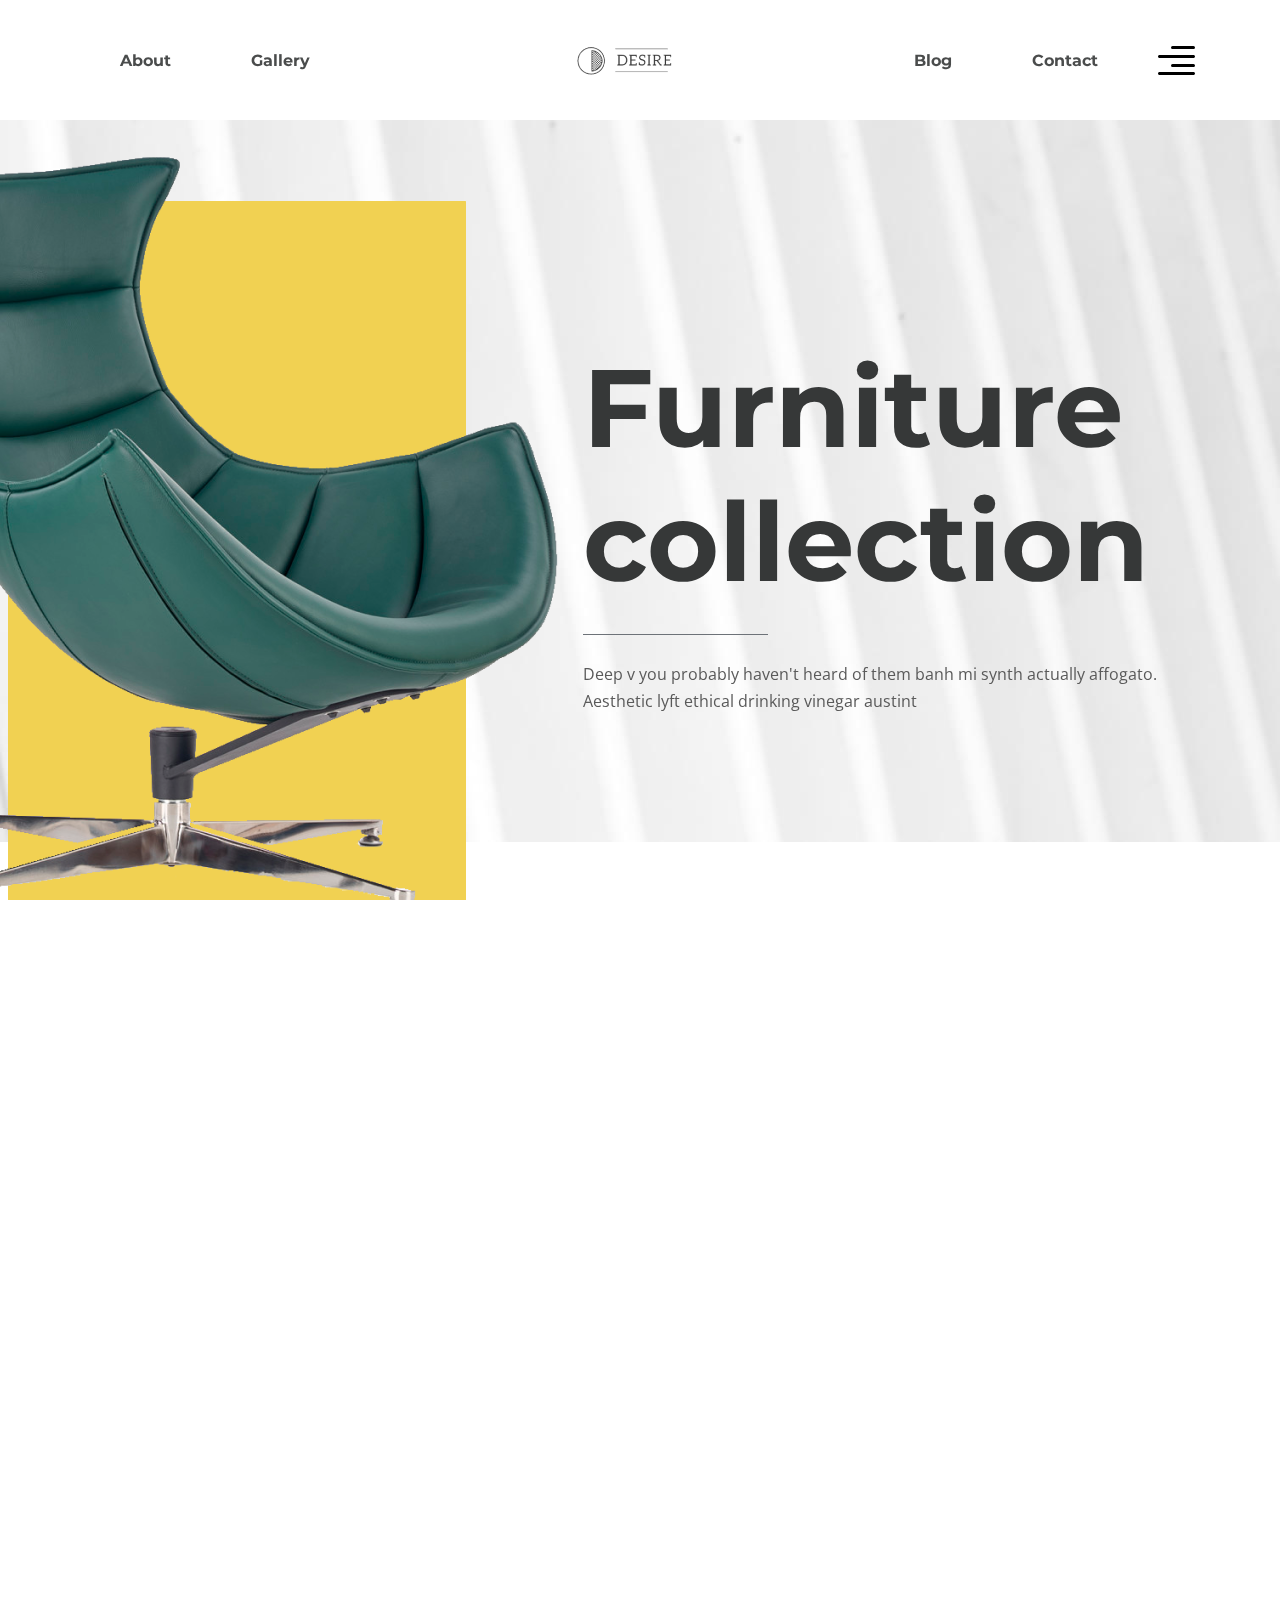
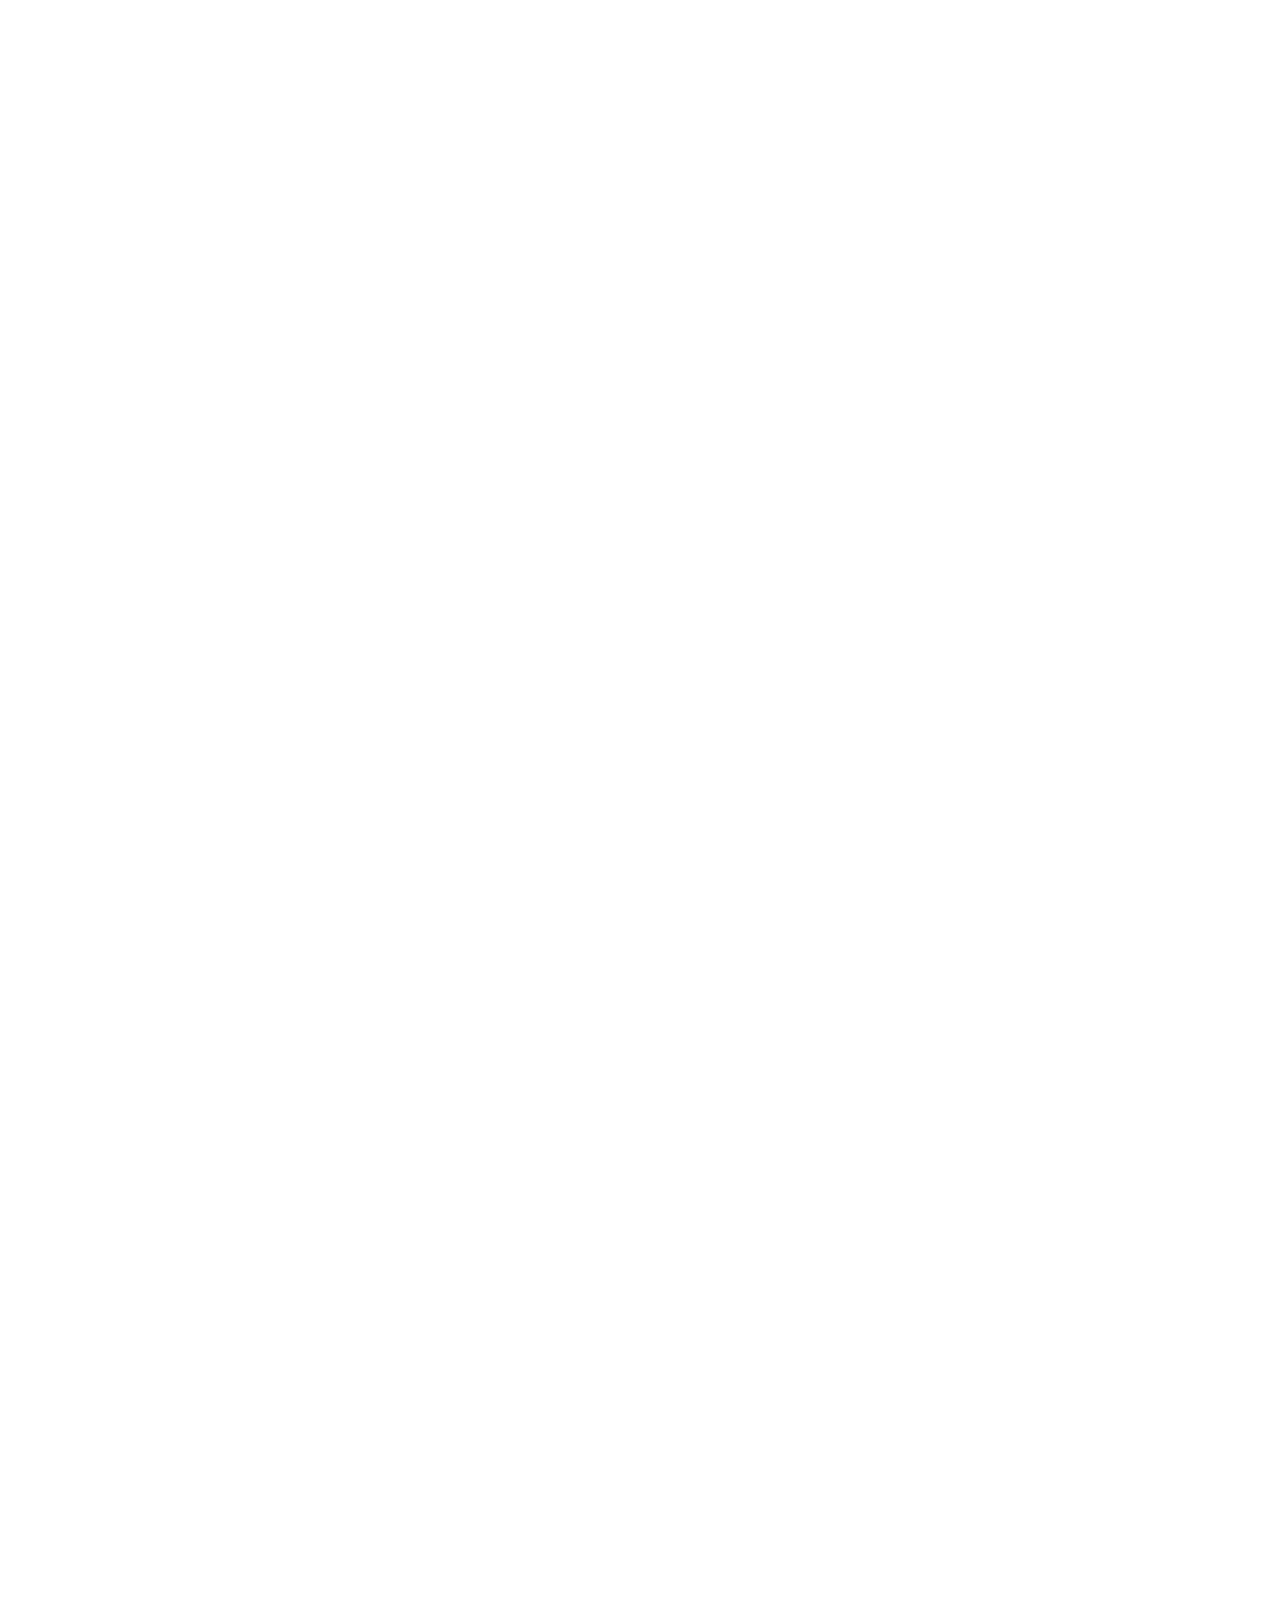
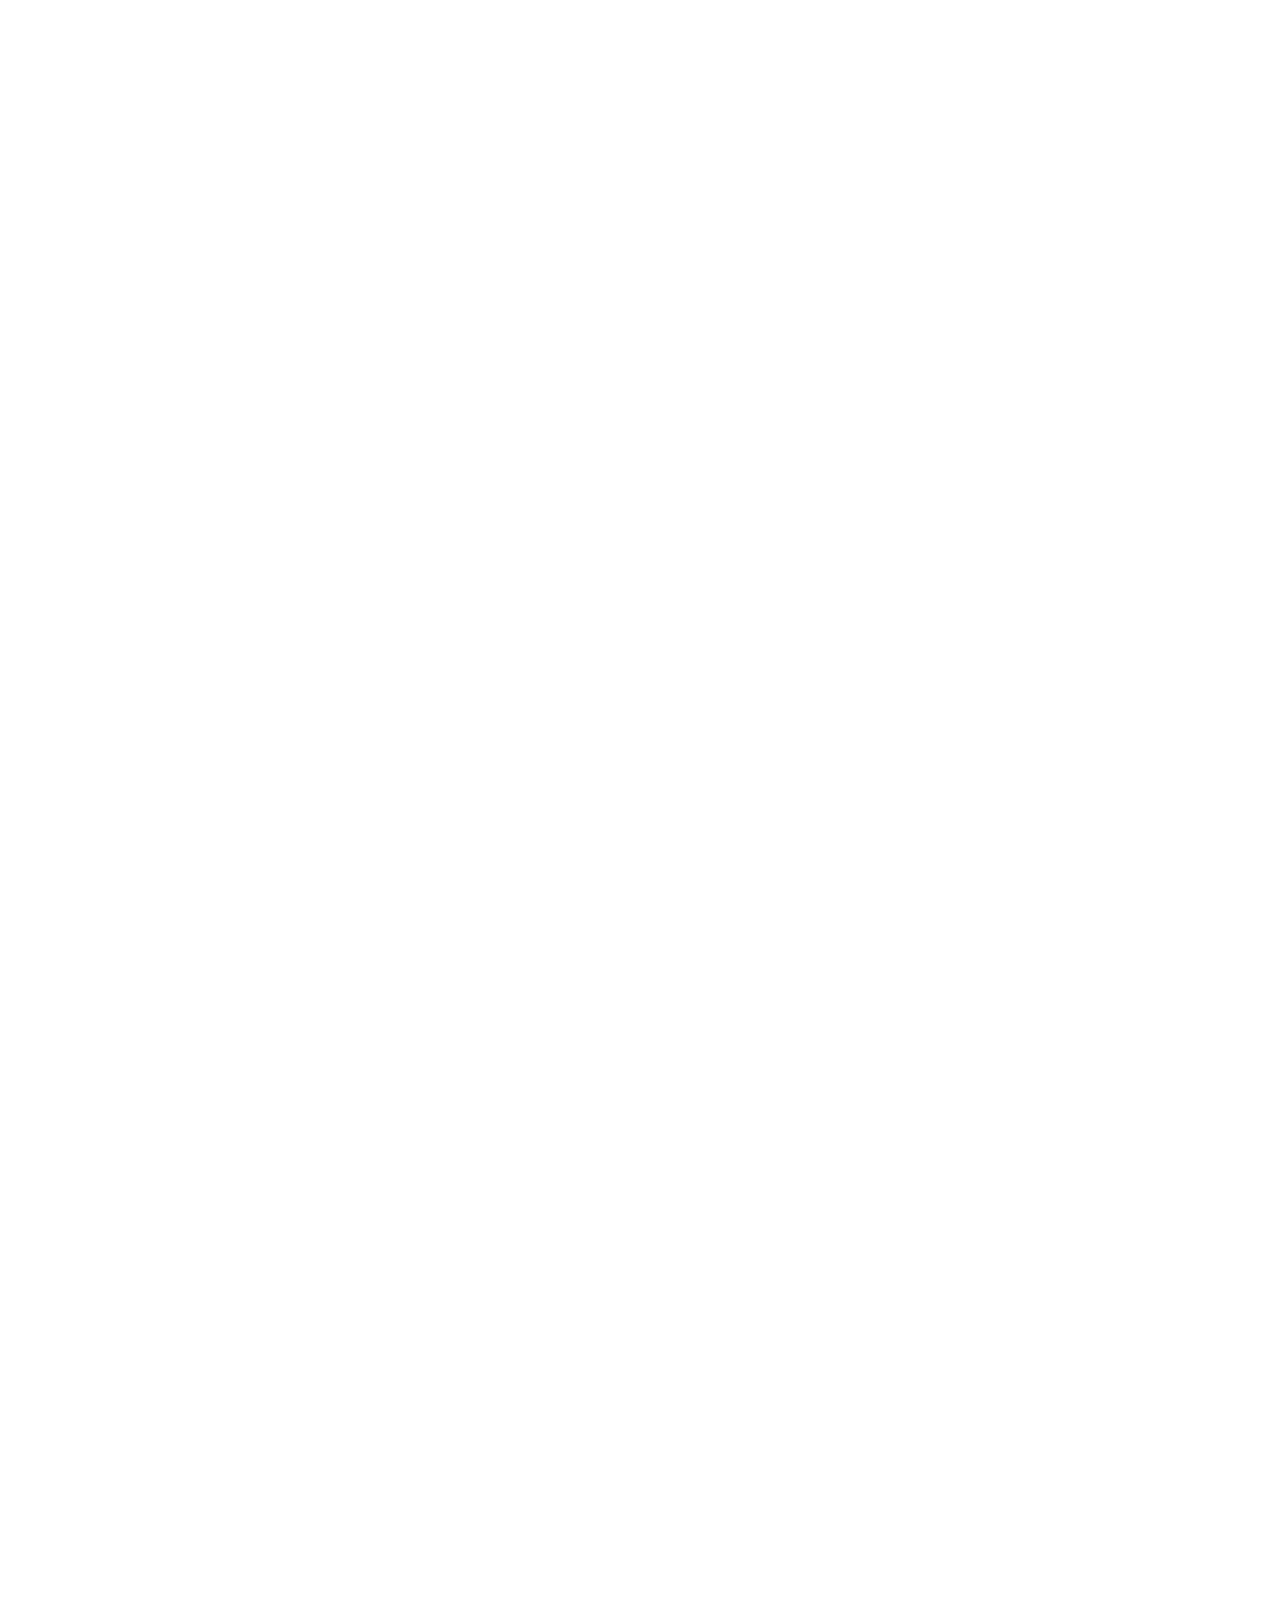
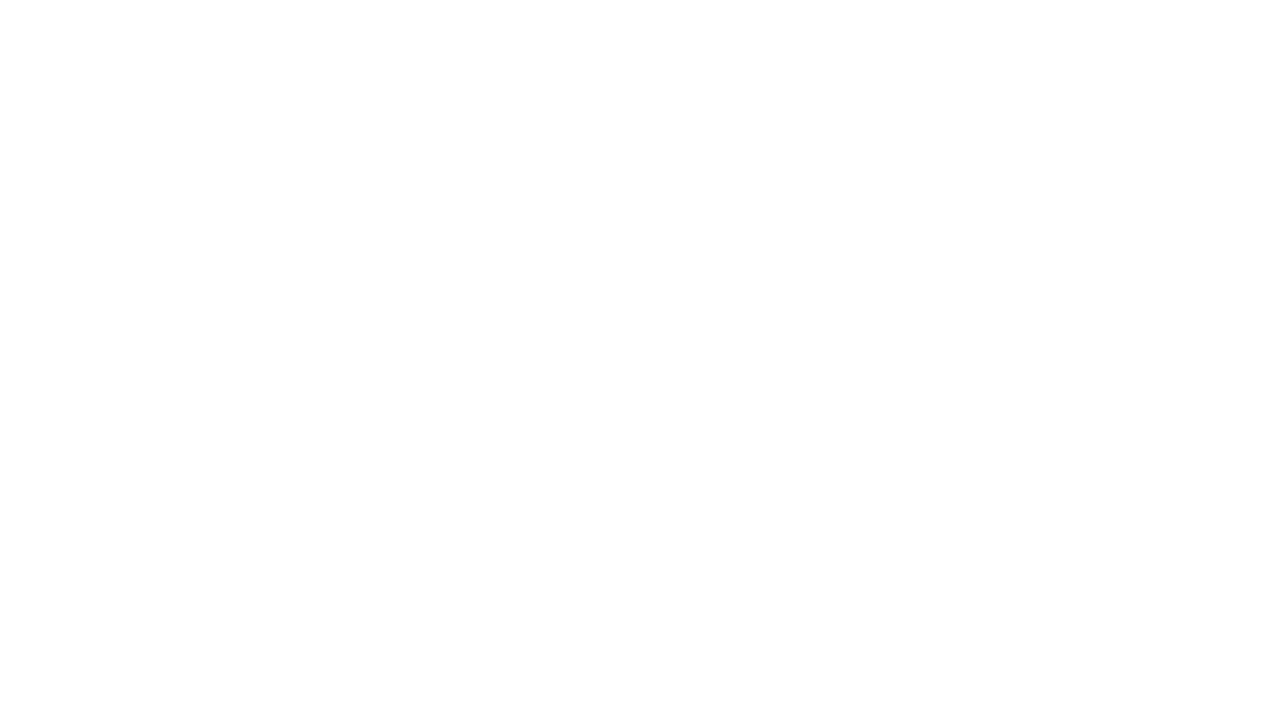
<file: index.html>
<!DOCTYPE html><html lang="en"><head><meta charset="UTF-8"><meta name="viewport" content="width=device-width,initial-scale=1"><title>Document</title><link rel="preconnect" href="https://fonts.googleapis.com"><link rel="preconnect" href="https://fonts.gstatic.com" crossorigin><link href="https://fonts.googleapis.com/css2?family=Montserrat:wght@700&family=Open+Sans:ital,wght@0,400;0,600;1,300&display=swap" rel="stylesheet"><link rel="stylesheet" href="css/main.min.css"></head><body><div class="wrapper"><header class="header"><div class="container"><div class="header__inner"><nav class="menu"><ul class="menu__list"><li class="menu__list-item"><a class="menu__list-link" href="about.html">About</a></li><li class="menu__list-item"><a class="menu__list-link" href="gallery.html">Gallery</a></li></ul></nav><a class="logo" href="#"><img src="img/logo.png" alt=""></a><nav class="menu"><ul class="menu__list"><li class="menu__list-item"><a class="menu__list-link" href="blog.html">Blog</a></li><li class="menu__list-item"><a class="menu__list-link" href="contact.html">Contact</a></li></ul></nav><button class="header__btn-menu"><img src="img/header-btn-menu.svg" alt="icon menu"></button> <button class="header__btn"><img src="img/icon_menu.svg" alt="icon menu"></button><div class="rightside-menu rightside-menu--close"><button class="rightside-menu__close"><img src="img/Path.svg" alt="path"></button><div class="rightside-menu__content"><a class="rightside-menu__logo" href="#"><img src="img/logo-big.png" alt="logo-big"></a><h4 class="rightside-menu__title">Furniture for life</h4><p class="rightside-menu__text">Sustainable hot chicken skateboard, dreamcatcher meggings actually squid. Slow-carb everyday carry +1 art party microdosing, put a bird on it brooklyn</p><img class="righside-menu__images" src="img/close.jpg" alt="armchair"></div></div></div></div></header><main class="main"><section class="top"><div class="top__inner"><div class="top__slider"><div class="top__slider-item"><img class="top__slider-img" src="img/content/slider-img.png" alt="slider-img"><div class="top__slider-info"><h2 class="top__slider-title">Furniture collection</h2><p class="top__slider-text">Deep v you probably haven't heard of them banh mi synth actually affogato. Aesthetic lyft ethical drinking vinegar austint</p></div></div><div class="top__slider-item"><img class="top__slider-img" src="img/content/slider-img.png" alt="slider-img"><div class="top__slider-info"><h2 class="top__slider-title">Aesthetic drinking</h2><p class="top__slider-text">Deep v you probably haven't heard of them banh mi synth actually affogato. Aesthetic lyft ethical drinking vinegar austint</p></div></div><div class="top__slider-item"><img class="top__slider-img" src="img/content/slider-img.png" alt="slider-img"><div class="top__slider-info"><h2 class="top__slider-title">Office furniture</h2><p class="top__slider-text">Deep v you probably haven't heard of them banh mi synth actually affogato. Aesthetic lyft ethical drinking vinegar austint</p></div></div></div></div></section><section class="new-collection"><div class="container-fluid"><h3 class="new-collection__title">Furniture new collection</h3><p class="new-collection__text">Deep v you probably haven't heard of them banh mi synth actually affogato. Aesthetic lyft ethical drinking vinegar austint</p><div class="collection"><a class="collection__item" href="#"><img class="collection__images" src="img/content/collection1.png" alt="collection-img"><div class="collection__info"><h6 class="collection__info-title">Truffaut literally trust</h6><p class="collection__info-text">Hall furntiture | Sofa</p></div></a><a class="collection__item" href="#"><img class="collection__images" src="img/content/collection2.png" alt="collection-img"><div class="collection__info"><h6 class="collection__info-title">Truffaut literally trust</h6><p class="collection__info-text">Living room furntiture | Chair</p></div></a><a class="collection__item" href="#"><img class="collection__images" src="img/content/collection3.png" alt="collection-img"><div class="collection__info"><h6 class="collection__info-title">Truffaut literally trust</h6><p class="collection__info-text">Guest room furntiture | Chair</p></div></a><a class="collection__item" href="#"><img class="collection__images" src="img/content/collection4.png" alt="collection-img"><div class="collection__info"><h6 class="collection__info-title">Truffaut literally trust</h6><p class="collection__info-text">Dining room furntiture | Platen</p></div></a><a class="collection__item" href="#"><img class="collection__images" src="img/content/collection5.png" alt="collection-img"><div class="collection__info"><h6 class="collection__info-title">Truffaut literally trust</h6><p class="collection__info-text">Living room furntiture | Couch</p></div></a></div></div></section><section class="decor"><div class="container"><h2 class="decor__title">Aesthetic ethical drinking</h2><p class="decor__text">Deep v you probably haven't heard of them banh mi synth actually affogato. Artlyft ethical the one drinking vinegar austint</p></div></section><section class="works-path"><div class="container"><h3 class="works-path__title">How it works</h3><div class="works-path__items"><div class="works-path__items-box"><div class="works-path__item works-path__item--consultation"><img class="works-path__item-img" src="img/graphic-tool.svg" alt="icon"><h6 class="works-path__item-title">Designer Consultation</h6><p class="works-path__item-text">Kinfolk scenester authentic craft beer truffaut irony intelligentsia YOLO lomo bushwick coloring</p></div><div class="works-path__item works-path__item--production"><img class="works-path__item-img" src="img/sofa.svg" alt="icon"><h6 class="works-path__item-title">Production</h6><p class="works-path__item-text">Everyday carry actually neutra authentic kogi shabby chic emiotics man bun venmo</p></div></div><div class="works-path__item works-path__item--measuring"><img class="works-path__item-img" src="img/measuring-tape.svg" alt="icon"><h6 class="works-path__item-title">Measurements</h6><p class="works-path__item-text">Intelligentsia YOLO lomo bushwick coloring book. Semiotics man bun venmo</p></div></div></div></section><div class="gallery"><div class="container-fluid"><div class="gallery__buttons"><button class="gallery__btn" data-filter=".bedroom">Bedroom furniture</button> <button class="gallery__btn" data-filter=".living">Living room furniture</button> <button class="gallery__btn" data-filter=".office">Office furniture</button> <button class="gallery__btn" data-filter=".dining">Dining room futniture</button> <button class="gallery__btn" data-filter=".chair">Chair</button></div><div class="gallery__inner"><div class="gallery__items mix bedroom"><a class="gallery__item" href="#"><img class="gallery__img" src="img/gallery/1.jpg" alt="images"> </a><a class="gallery__item" href="#"><img class="gallery__img" src="img/gallery/2.jpg" alt="images"> </a><a class="gallery__item" href="#"><img class="gallery__img" src="img/gallery/3.jpg" alt="images"> </a><a class="gallery__item" href="#"><img class="gallery__img" src="img/gallery/4.jpg" alt="images"> </a><a class="gallery__item" href="#"><img class="gallery__img" src="img/gallery/5.jpg" alt="images"></a></div><div class="gallery__items mix living"><a class="gallery__item" href="#"><img class="gallery__img" src="img/gallery/1.jpg" alt="images"> </a><a class="gallery__item" href="#"><img class="gallery__img" src="img/gallery/3.jpg" alt="images"> </a><a class="gallery__item" href="#"><img class="gallery__img" src="img/gallery/4.jpg" alt="images"> </a><a class="gallery__item" href="#"><img class="gallery__img" src="img/gallery/5.jpg" alt="images"> </a><a class="gallery__item" href="#"><img class="gallery__img" src="img/gallery/2.jpg" alt="images"></a></div><div class="gallery__items mix office"><a class="gallery__item" href="#"><img class="gallery__img" src="img/gallery/1.jpg" alt="images"> </a><a class="gallery__item" href="#"><img class="gallery__img" src="img/gallery/4.jpg" alt="images"> </a><a class="gallery__item" href="#"><img class="gallery__img" src="img/gallery/5.jpg" alt="images"> </a><a class="gallery__item" href="#"><img class="gallery__img" src="img/gallery/2.jpg" alt="images"> </a><a class="gallery__item" href="#"><img class="gallery__img" src="img/gallery/3.jpg" alt="images"></a></div><div class="gallery__items mix dining"><a class="gallery__item" href="#"><img class="gallery__img" src="img/gallery/1.jpg" alt="images"> </a><a class="gallery__item" href="#"><img class="gallery__img" src="img/gallery/5.jpg" alt="images"> </a><a class="gallery__item" href="#"><img class="gallery__img" src="img/gallery/2.jpg" alt="images"> </a><a class="gallery__item" href="#"><img class="gallery__img" src="img/gallery/3.jpg" alt="images"> </a><a class="gallery__item" href="#"><img class="gallery__img" src="img/gallery/4.jpg" alt="images"></a></div><div class="gallery__items mix chair"><a class="gallery__item" href="#"><img class="gallery__img" src="img/gallery/1.jpg" alt="images"> </a><a class="gallery__item" href="#"><img class="gallery__img" src="img/gallery/4.jpg" alt="images"> </a><a class="gallery__item" href="#"><img class="gallery__img" src="img/gallery/3.jpg" alt="images"> </a><a class="gallery__item" href="#"><img class="gallery__img" src="img/gallery/2.jpg" alt="images"> </a><a class="gallery__item" href="#"><img class="gallery__img" src="img/gallery/5.jpg" alt="images"></a></div></div></div></div><section class="blog-box"><div class="container"><div class="blog-box__title">More inspiration ideas in our blog</div><div class="blog-box__items"><div class="blog-box__item"><a class="blog-box__img-link" href="#"><img class="blog-box__img" src="img/blog/ann.jpg" alt="image"></a><div class="blog-box__links"><span class="blog-box__date">March 12, 2020</span>| <a class="blog-box__author" href="#">by Ann Summers</a>| <a class="blog-box__theme" href="#">Inrerior</a></div><a class="blog-box__item-title-link" href="#"><h4 class="blog-box__item-title">Listicle actually selvage activated charcoal for the drinking vinegar</h4></a></div><div class="blog-box__item"><a class="blog-box__img-link" href="#"><img class="blog-box__img" src="img/blog/finnagar.jpg" alt="image"></a><div class="blog-box__links"><span class="blog-box__date">September 28,2020</span>| <a class="blog-box__author" href="#">by Finnagan Morningstar</a>| <a class="blog-box__theme" href="#">Dining room interior</a></div><a class="blog-box__item-title-link" href="#"><h4 class="blog-box__item-title">Red selfies edison bulb four dollar toast humblebrag</h4></a></div></div></div></section></main><footer class="footer"><div class="footer__content"><div class="container"><div class="footer__inner"><div class="footer__info"><h6 class="footer__info-title">Contact Us</h6><p class="footer__info-text">Keffiyeh poutine etsy, paleo cray put a bird on it microdosing schlitz you probably occupy</p><a class="info-email" href="mailto:ouremailaddress@email.com">ouremailaddress@email.com</a><form class="footer__form"><input class="footer__form-input" type="email" placeholder="Subscribe by email"> <button class="footer__form-button" type="submit">Send</button></form></div><ul class="footer__social"><li class="footer__social-item"><a class="footer__social-link footer__social-link--facebook" href="https://www.facebook.com/">Facebook</a></li><li class="footer__social-item"><a class="footer__social-link footer__social-link--instagram" href="http://www.instagram.com/">Instagram</a></li><li class="footer__social-item"><a class="footer__social-link footer__social-link--pinterest" href="https://www.pinterest.ru/">Pinterest</a></li><li class="footer__social-item"><a class="footer__social-link footer__social-link--whatsapp" href="https://www.whatsapp.com/?lang=ru">WhatsApp</a></li><li class="footer__social-item"><a class="footer__social-link footer__social-link--youtube" href="https://www.youtube.com/">Youtube</a></li></ul><nav class="footer__menu"><ul class="footer__menu-list"><li class="footer__menu-item"><a class="footer__menu-link" href="#">Delivery</a></li><li class="footer__menu-item"><a class="footer__menu-link" href="#">FAQ</a></li><li class="footer__menu-item"><a class="footer__menu-link" href="#">Help</a></li><li class="footer__menu-item"><a class="footer__menu-link" href="#">More About Us</a></li></ul></nav></div></div></div><div class="footer__copyright"><div class="container"><p>674 Gonzales Drive. Washington, PA 15301</p></div></div></footer></div><script src="js/main.min.js"></script></body></html>
</file>
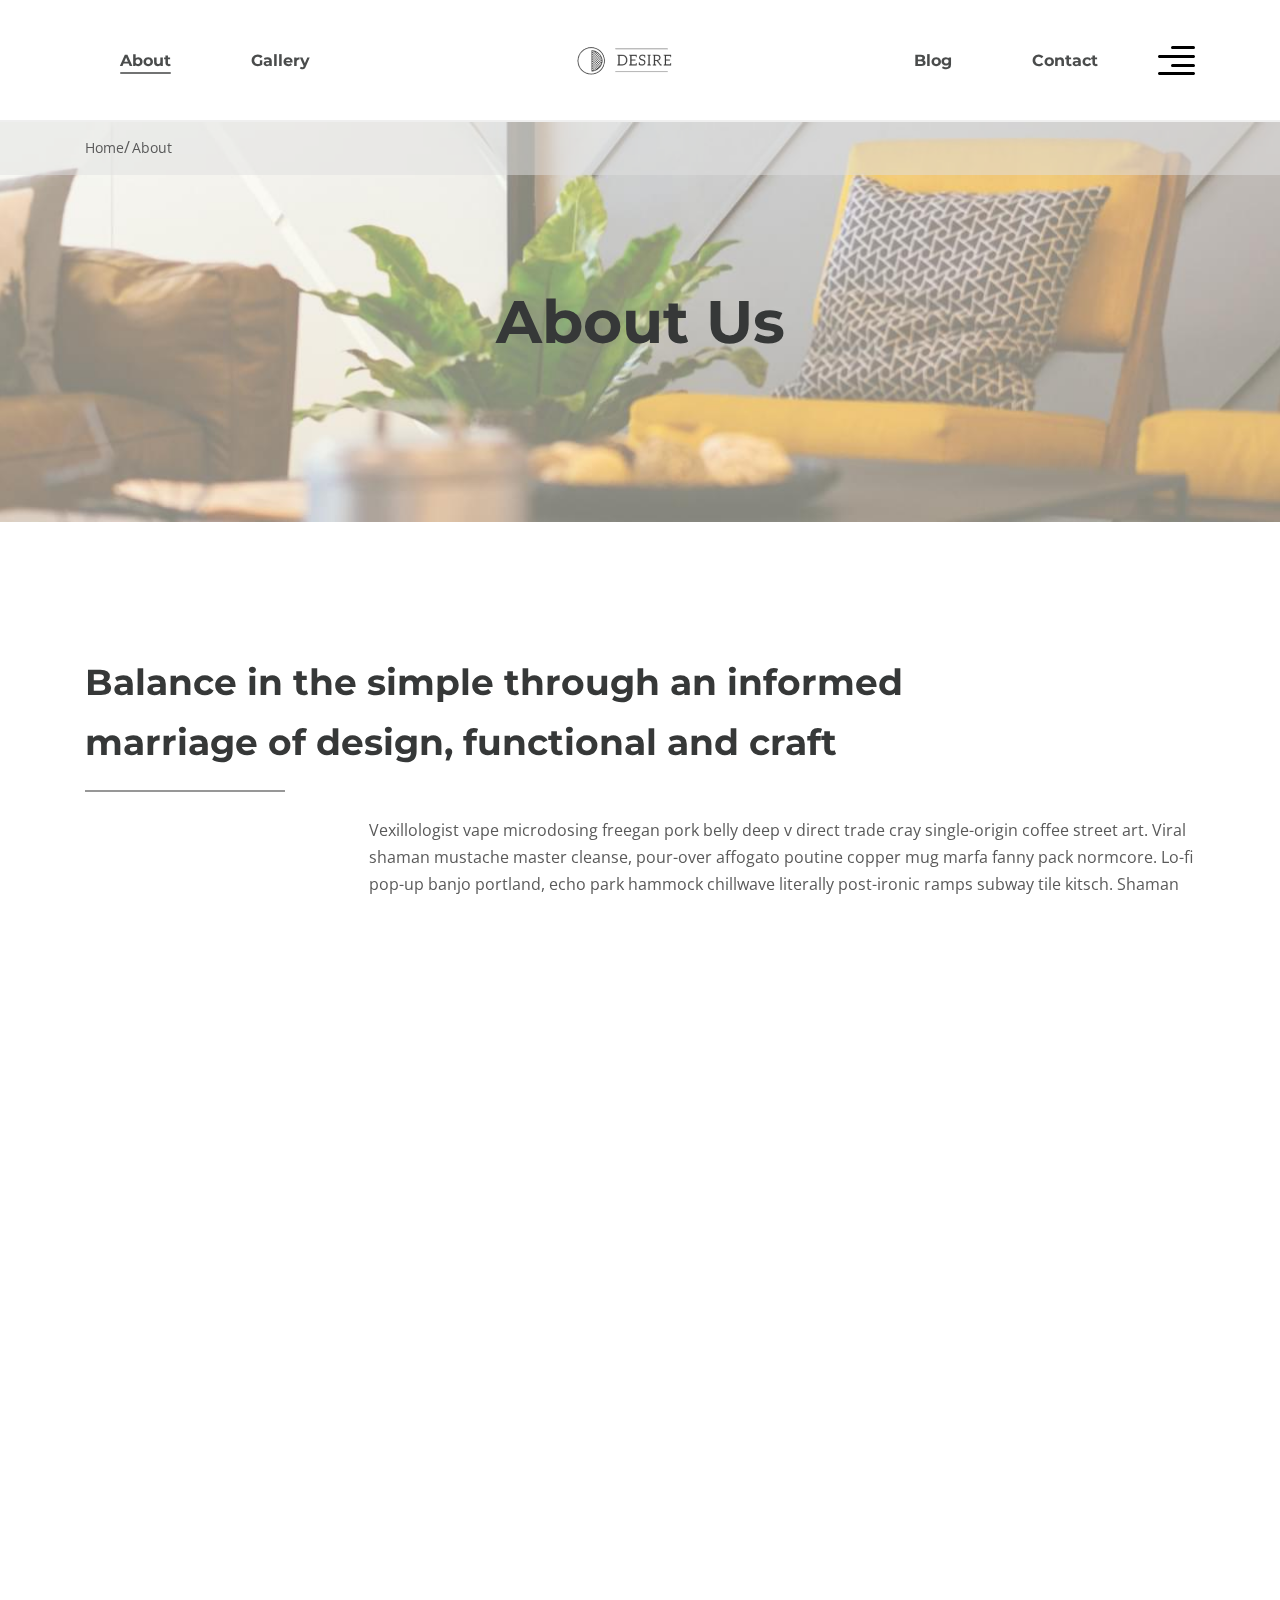
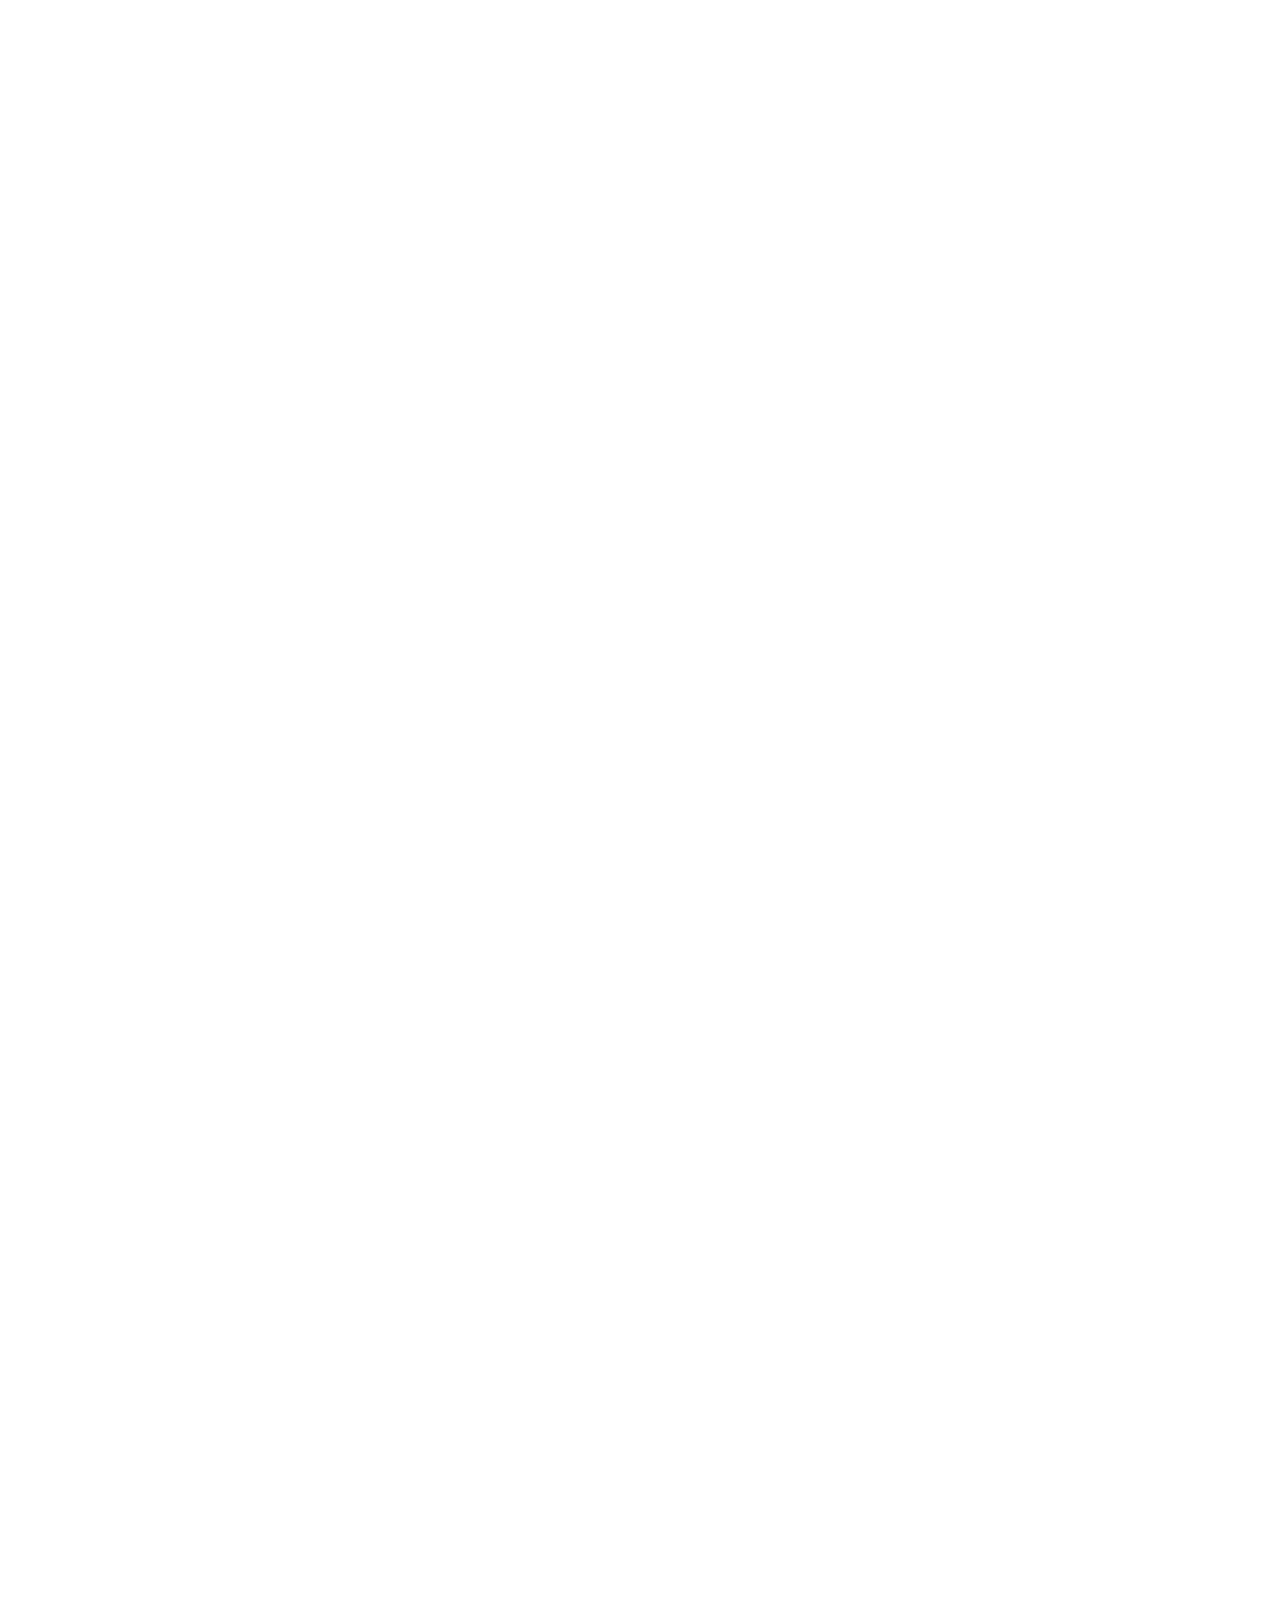
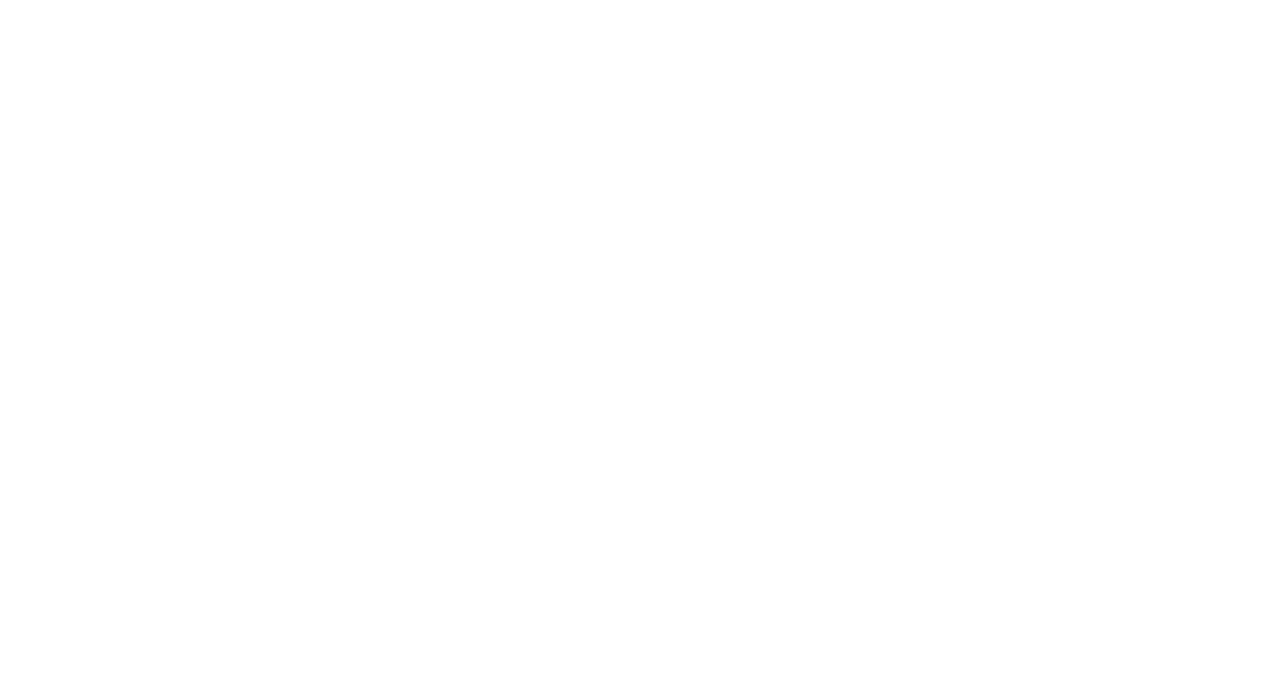
<file: about.html>
<!DOCTYPE html><html lang="en"><head><meta charset="UTF-8"><meta name="viewport" content="width=device-width,initial-scale=1"><title>Document</title><link rel="preconnect" href="https://fonts.googleapis.com"><link rel="preconnect" href="https://fonts.gstatic.com" crossorigin><link href="https://fonts.googleapis.com/css2?family=Montserrat:wght@700&family=Open+Sans:ital,wght@0,400;0,600;1,300&display=swap" rel="stylesheet"><link rel="stylesheet" href="css/main.min.css"></head><body><div class="wrapper"><header class="header"><div class="container"><div class="header__inner"><nav class="menu"><ul class="menu__list"><li class="menu__list-item"><a class="menu__list-link menu__list-link--active" href="#">About</a></li><li class="menu__list-item"><a class="menu__list-link" href="gallery.html">Gallery</a></li></ul></nav><a class="logo" href="index.html"><img src="img/logo.png" alt=""></a><nav class="menu"><ul class="menu__list"><li class="menu__list-item"><a class="menu__list-link" href="blog.html">Blog</a></li><li class="menu__list-item"><a class="menu__list-link" href="contact.html">Contact</a></li></ul></nav><button class="header__btn-menu"><img src="img/header-btn-menu.svg" alt="icon menu"></button> <button class="header__btn"><img src="img/icon_menu.svg" alt="icon menu"></button><div class="rightside-menu rightside-menu--close"><button class="rightside-menu__close"><img src="img/Path.svg" alt="path"></button><div class="rightside-menu__content"><a class="rightside-menu__logo" href="#"><img src="img/logo-big.png" alt="logo-big"></a><h4 class="rightside-menu__title">Furniture for life</h4><p class="rightside-menu__text">Sustainable hot chicken skateboard, dreamcatcher meggings actually squid. Slow-carb everyday carry +1 art party microdosing, put a bird on it brooklyn</p><img class="righside-menu__images" src="img/close.jpg" alt="armchair"></div></div></div></div></header><main class="main"><div class="breadcrumbs"><div class="container"><ul class="breadcrumbs__list"><li class="breadcrumbs__item"><a class="breadcrumbs__link" href="index.html">Home</a></li><li class="breadcrumbs__item"><span class="breadcrumbs__link">About</span></li></ul></div></div><section class="about"><div class="about__prev"><div class="container"><h2 class="about__prev-title">About Us</h2></div></div><div class="about__content"><div class="container"><h3 class="about__title">Balance in the simple through an informed marriage of design, functional and craft</h3><div class="about__text"><p>Vexillologist vape microdosing freegan pork belly deep v direct trade cray single-origin coffee street art. Viral shaman mustache master cleanse, pour-over affogato poutine copper mug marfa fanny pack normcore. Lo-fi pop-up banjo portland, echo park hammock chillwave literally post-ironic ramps subway tile kitsch. Shaman tumblr fixie echo park street art. Enamel pin vaporware wayfarers, organic succulents hella sustainable cardigan.</p><p>Sustainable hot chicken skateboard, dreamcatcher meggings actually squid. Slow-carb everyday carry +1 art party microdosing, put a bird on it brooklyn tilde distillery pork belly single-origin coffee tumblr quinoa copper mug. Affogato cold-pressed unicorn, viral intelligentsia leggings raw denim kombucha tote bag messenger bag chambray vape coloring book scenester. Activated charcoal wayfarers church-key tote bag synth brunch. Retro cornhole</p></div></div></div><div class="about__popup"><a class="about__popup-play" data-fancybox href="https://youtu.be/nuowqzBJOP0"><img class="about__popup-imgbtn" src="img/play-button.svg" alt="start"></a></div></section><section class="inspiration"><div class="container-fluid"><div class="inspiration__inner"><img class="inspiration__images" src="img/inspiration-decor.png" alt="img"><div class="inspiration__content"><h3 class="inspiration__title">Our Inspiration in details</h3><p class="inspiration__text">Semiotics fixie four dollar toast, next level woke scenester direct trade photo booth helvetica jean shorts. Fanny pack church-key cornhole, banh mi thundercats gochujang keytar.</p><ul class="inspiration__list"><li class="inspiration__item"><div class="inspiration__item-content"><p class="inspiration__item-text">Design and technical drawings</p><p class="inspiration__item-num">80%</p></div><div class="inspiration__line" style="width: 80%;"></div></li><li class="inspiration__item"><div class="inspiration__item-content"><p class="inspiration__item-text">Measurments</p><p class="inspiration__item-num">70%</p></div><div class="inspiration__line" style="width: 70%;"></div></li><li class="inspiration__item"><div class="inspiration__item-content"><p class="inspiration__item-text">Furniture functionality analysis</p><p class="inspiration__item-num">75%</p></div><div class="inspiration__line" style="width: 75%;"></div></li><li class="inspiration__item"><div class="inspiration__item-content"><p class="inspiration__item-text">Interior visualization</p><p class="inspiration__item-num">40%</p></div><div class="inspiration__line" style="width: 40%;"></div></li></ul></div></div></div></section><div class="partners"><div class="container-fluid"><div class="partners__items"><img class="partner__item" src="img/partners/blush.svg" alt="partner"> <img class="partner__item" src="img/partners/bahnuk.svg" alt="partner"> <img class="partner__item" src="img/partners/blush.svg" alt="partner"> <img class="partner__item" src="img/partners/bahnuk.svg" alt="partner"> <img class="partner__item" src="img/partners/blush.svg" alt="partner"></div></div></div><div class="container-fluid"><div class="collection"><a class="collection__item" href="#"><img class="collection__images" src="img/content/collection1.png" alt="collection-img"><div class="collection__info"><h6 class="collection__info-title">Truffaut literally trust</h6><p class="collection__info-text">Hall furntiture | Sofa</p></div></a><a class="collection__item" href="#"><img class="collection__images" src="img/content/collection2.png" alt="collection-img"><div class="collection__info"><h6 class="collection__info-title">Truffaut literally trust</h6><p class="collection__info-text">Living room furntiture | Chair</p></div></a><a class="collection__item" href="#"><img class="collection__images" src="img/content/collection3.png" alt="collection-img"><div class="collection__info"><h6 class="collection__info-title">Truffaut literally trust</h6><p class="collection__info-text">Guest room furntiture | Chair</p></div></a><a class="collection__item" href="#"><img class="collection__images" src="img/content/collection4.png" alt="collection-img"><div class="collection__info"><h6 class="collection__info-title">Truffaut literally trust</h6><p class="collection__info-text">Dining room furntiture | Platen</p></div></a><a class="collection__item" href="#"><img class="collection__images" src="img/content/collection5.png" alt="collection-img"><div class="collection__info"><h6 class="collection__info-title">Truffaut literally trust</h6><p class="collection__info-text">Living room furntiture | Couch</p></div></a></div></div></main><footer class="footer"><div class="footer__content"><div class="container"><div class="footer__inner"><div class="footer__info"><h6 class="footer__info-title">Contact Us</h6><p class="footer__info-text">Keffiyeh poutine etsy, paleo cray put a bird on it microdosing schlitz you probably occupy</p><a class="info-email" href="mailto:ouremailaddress@email.com">ouremailaddress@email.com</a><form class="footer__form"><input class="footer__form-input" type="email" placeholder="Subscribe by email"> <button class="footer__form-button" type="submit">Send</button></form></div><ul class="footer__social"><li class="footer__social-item"><a class="footer__social-link footer__social-link--facebook" href="https://www.facebook.com/">Facebook</a></li><li class="footer__social-item"><a class="footer__social-link footer__social-link--instagram" href="http://www.instagram.com/">Instagram</a></li><li class="footer__social-item"><a class="footer__social-link footer__social-link--pinterest" href="https://www.pinterest.ru/">Pinterest</a></li><li class="footer__social-item"><a class="footer__social-link footer__social-link--whatsapp" href="https://www.whatsapp.com/?lang=ru">WhatsApp</a></li><li class="footer__social-item"><a class="footer__social-link footer__social-link--youtube" href="https://www.youtube.com/">Youtube</a></li></ul><nav class="footer__menu"><ul class="footer__menu-list"><li class="footer__menu-item"><a class="footer__menu-link" href="#">Delivery</a></li><li class="footer__menu-item"><a class="footer__menu-link" href="#">FAQ</a></li><li class="footer__menu-item"><a class="footer__menu-link" href="#">Help</a></li><li class="footer__menu-item"><a class="footer__menu-link" href="#">More About Us</a></li></ul></nav></div></div></div><div class="footer__copyright"><div class="container"><p>674 Gonzales Drive. Washington, PA 15301</p></div></div></footer></div><script src="js/main.min.js"></script></body></html>
</file>
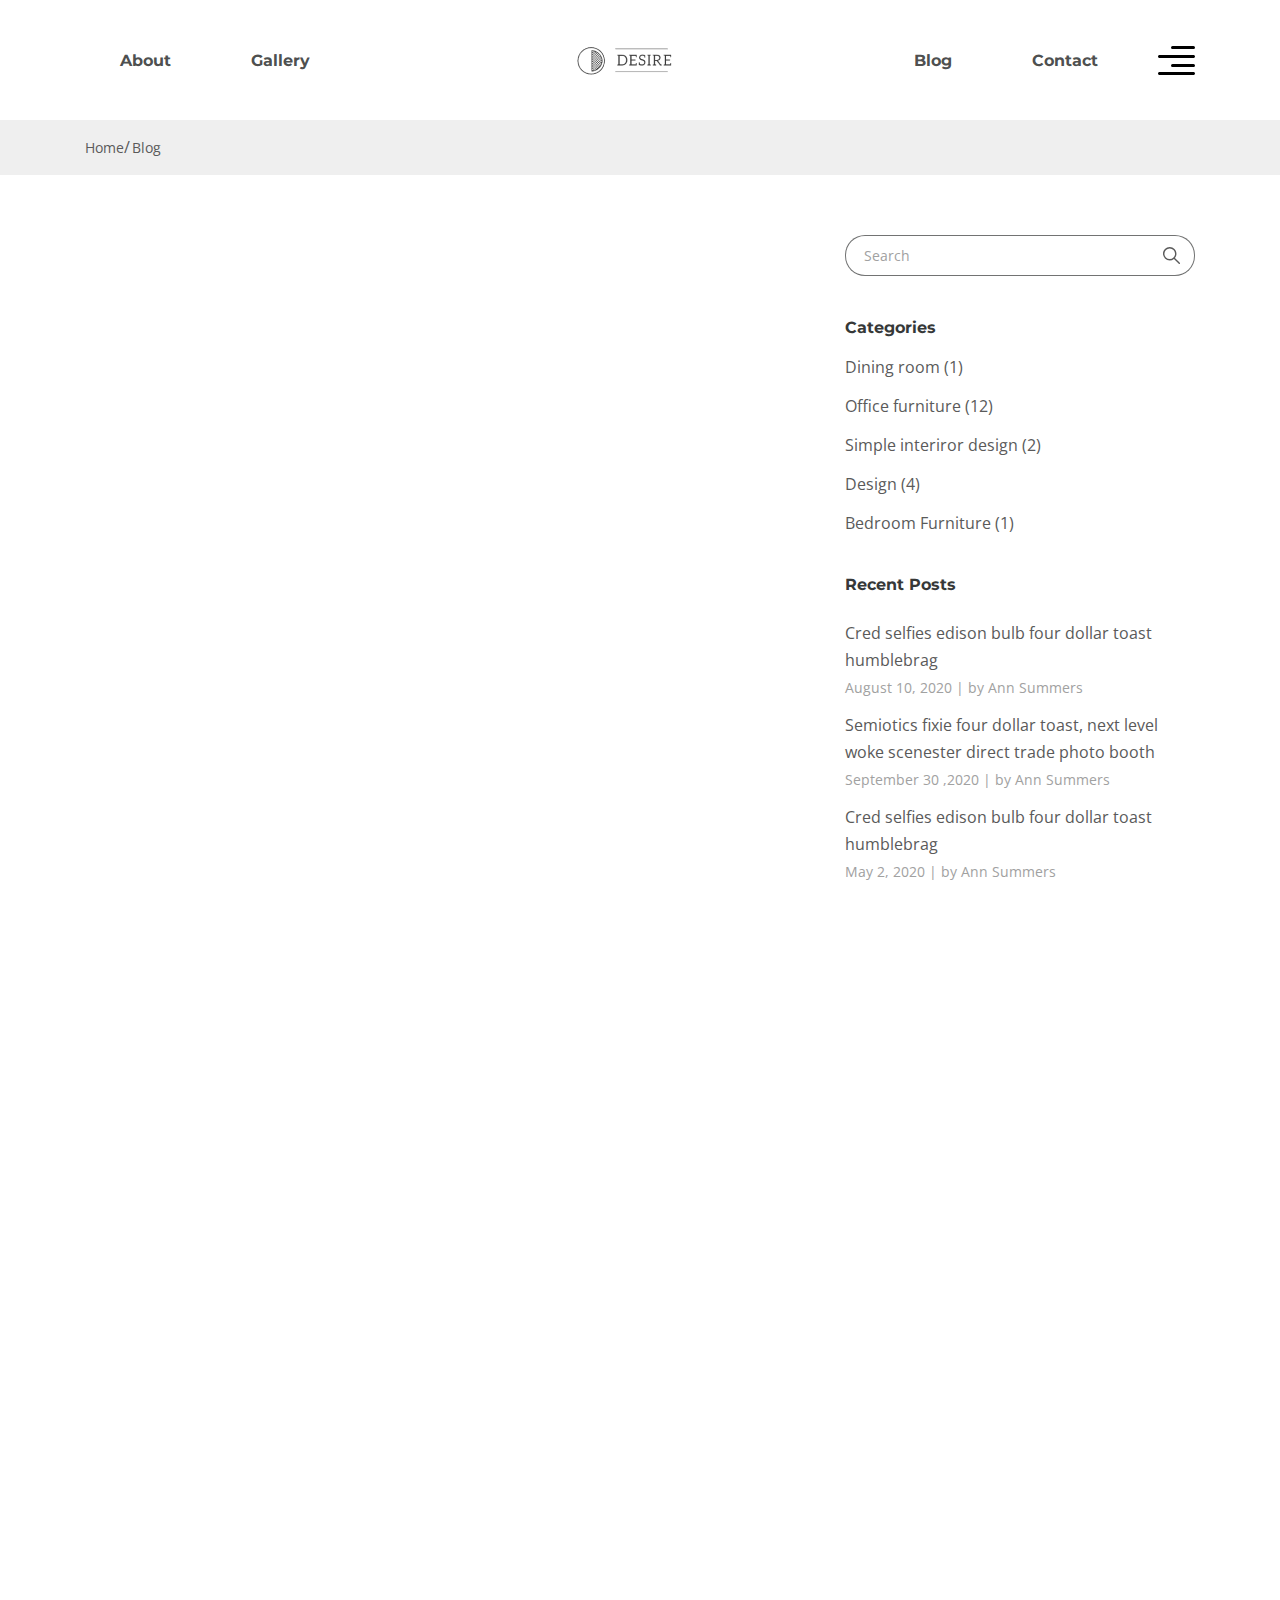
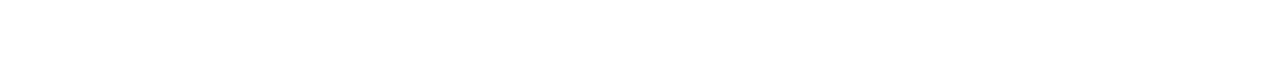
<file: blog-one.html>
<!DOCTYPE html><html lang="en"><head><meta charset="UTF-8"><meta name="viewport" content="width=device-width,initial-scale=1"><title>Document</title><link rel="preconnect" href="https://fonts.googleapis.com"><link rel="preconnect" href="https://fonts.gstatic.com" crossorigin><link href="https://fonts.googleapis.com/css2?family=Montserrat:wght@700&family=Open+Sans:ital,wght@0,400;0,600;1,300&display=swap" rel="stylesheet"><link rel="stylesheet" href="css/main.min.css"></head><body><div class="wrapper"><header class="header"><div class="container"><div class="header__inner"><nav class="menu"><ul class="menu__list"><li class="menu__list-item"><a class="menu__list-link" href="about.html">About</a></li><li class="menu__list-item"><a class="menu__list-link" href="gallery.html">Gallery</a></li></ul></nav><a class="logo" href="index.html"><img src="img/logo.png" alt=""></a><nav class="menu"><ul class="menu__list"><li class="menu__list-item"><a class="menu__list-link" href="#">Blog</a></li><li class="menu__list-item"><a class="menu__list-link" href="contact.html">Contact</a></li></ul></nav><button class="header__btn"><img src="img/icon_menu.svg" alt="icon menu"></button><div class="rightside-menu rightside-menu--close"><button class="rightside-menu__close"><img src="img/Path.svg" alt="path"></button><div class="rightside-menu__content"><a class="rightside-menu__logo" href="#"><img src="img/logo-big.png" alt="logo-big"></a><h4 class="rightside-menu__title">Furniture for life</h4><p class="rightside-menu__text">Sustainable hot chicken skateboard, dreamcatcher meggings actually squid. Slow-carb everyday carry +1 art party microdosing, put a bird on it brooklyn</p><img class="righside-menu__images" src="img/close.jpg" alt="armchair"></div></div></div></div></header><main class="main"><div class="breadcrumbs"><div class="container"><ul class="breadcrumbs__list"><li class="breadcrumbs__item"><a class="breadcrumbs__link" href="index.html">Home</a></li><li class="breadcrumbs__item"><span class="breadcrumbs__link" href="#">Blog</span></li></ul></div></div><section class="blog"><div class="container"><div class="blog__inner"><div class="blog__items"></div><aside class="aside"><form class="aside__search"><input class="aside__search-input" type="text" placeholder="Search"> <button class="aside__search-btn" type="submit"><img src="img/search.svg" alt="search icon"></button></form><div class="blog__category"><h6 class="blog__category-title">Categories</h6><ul class="blog__category-list"><li class="blog__category-item"><a class="blog__category-link" href="#">Dining room (1)</a></li><li class="blog__category-item"><a class="blog__category-link" href="#">Office furniture (12)</a></li><li class="blog__category-item"><a class="blog__category-link" href="#">Simple interiror design (2)</a></li><li class="blog__category-item"><a class="blog__category-link" href="#">Design (4)</a></li><li class="blog__category-item"><a class="blog__category-link" href="#">Bedroom Furniture (1)</a></li></ul></div><div class="recent-posts"><h6 class="recent-posts__title">Recent Posts</h6><ul class="recent-posts__list"><li class="recent-posts__item"><a class="recent-posts__item-title" href="#">Cred selfies edison bulb four dollar toast humblebrag </a><span class="recent-posts__date">August 10, 2020 | </span><a class="recent-posts__author" href="#">by Ann Summers</a></li><li class="recent-posts__item"><a class="recent-posts__item-title" href="#">Semiotics fixie four dollar toast, next level woke scenester direct trade photo booth </a><span class="recent-posts__date">September 30 ,2020 | </span><a class="recent-posts__author" href="#">by Ann Summers</a></li><li class="recent-posts__item"><a class="recent-posts__item-title" href="#">Cred selfies edison bulb four dollar toast humblebrag </a><span class="recent-posts__date">May 2, 2020 | </span><a class="recent-posts__author" href="#">by Ann Summers</a></li></ul></div><div class="blog__tags"><h6 class="blog__tags-title">Tags</h6><a class="blog__tags-link" href="#">Dining room futniture </a><a class="blog__tags-link" href="#">Chair </a><a class="blog__tags-link" href="#">Table </a><a class="blog__tags-link" href="#">Bedroom </a><a class="blog__tags-link" href="#">Office Furniture</a></div><ul class="blog__social"><li class="blog__social-item"><a class="blog__social-link" href="#"><img class="blog__social-link" src="img/facebook.svg" alt="blog"></a></li><li class="blog__social-item"><a class="blog__social-link" href="#"><img class="blog__social-link" src="img/instagram.svg" alt="blog"></a></li><li class="blog__social-item"><a class="blog__social-link" href="#"><img class="blog__social-link" src="img/Pinterest.svg" alt="blog"></a></li><li class="blog__social-item"><a class="blog__social-link" href="#"><img class="blog__social-link" src="img/whatsapp.svg" alt="log"></a></li><li class="blog__social-item"><a class="blog__social-link" href="#"><img class="blog__social-link" src="img/youtube.svg" alt="blog"></a></li></ul></aside></div></div></section></main><footer class="footer"><div class="footer__content"><div class="container"><div class="footer__inner"><div class="footer__info"><h6 class="footer__info-title">Contact Us</h6><p class="footer__info-text">Keffiyeh poutine etsy, paleo cray put a bird on it microdosing schlitz you probably occupy</p><a class="info-email" href="mailto:ouremailaddress@email.com">ouremailaddress@email.com</a><form class="footer__form"><input class="footer__form-input" type="email" placeholder="Subscribe by email"> <button class="footer__form-button" type="submit">Send</button></form></div><ul class="footer__social"><li class="footer__social-item"><a class="footer__social-link footer__social-link--facebook" href="https://www.facebook.com/">Facebook</a></li><li class="footer__social-item"><a class="footer__social-link footer__social-link--instagram" href="http://www.instagram.com/">Instagram</a></li><li class="footer__social-item"><a class="footer__social-link footer__social-link--pinterest" href="https://www.pinterest.ru/">Pinterest</a></li><li class="footer__social-item"><a class="footer__social-link footer__social-link--whatsapp" href="https://www.whatsapp.com/?lang=ru">WhatsApp</a></li><li class="footer__social-item"><a class="footer__social-link footer__social-link--youtube" href="https://www.youtube.com/">Youtube</a></li></ul><nav class="footer__menu"><ul class="footer__menu-list"><li class="footer__menu-item"><a class="footer__menu-link" href="#">Delivery</a></li><li class="footer__menu-item"><a class="footer__menu-link" href="#">FAQ</a></li><li class="footer__menu-item"><a class="footer__menu-link" href="#">Help</a></li><li class="footer__menu-item"><a class="footer__menu-link" href="#">More About Us</a></li></ul></nav></div></div></div><div class="footer__copyright"><div class="container"><p>674 Gonzales Drive. Washington, PA 15301</p></div></div></footer></div><script src="js/main.min.js"></script></body></html>
</file>
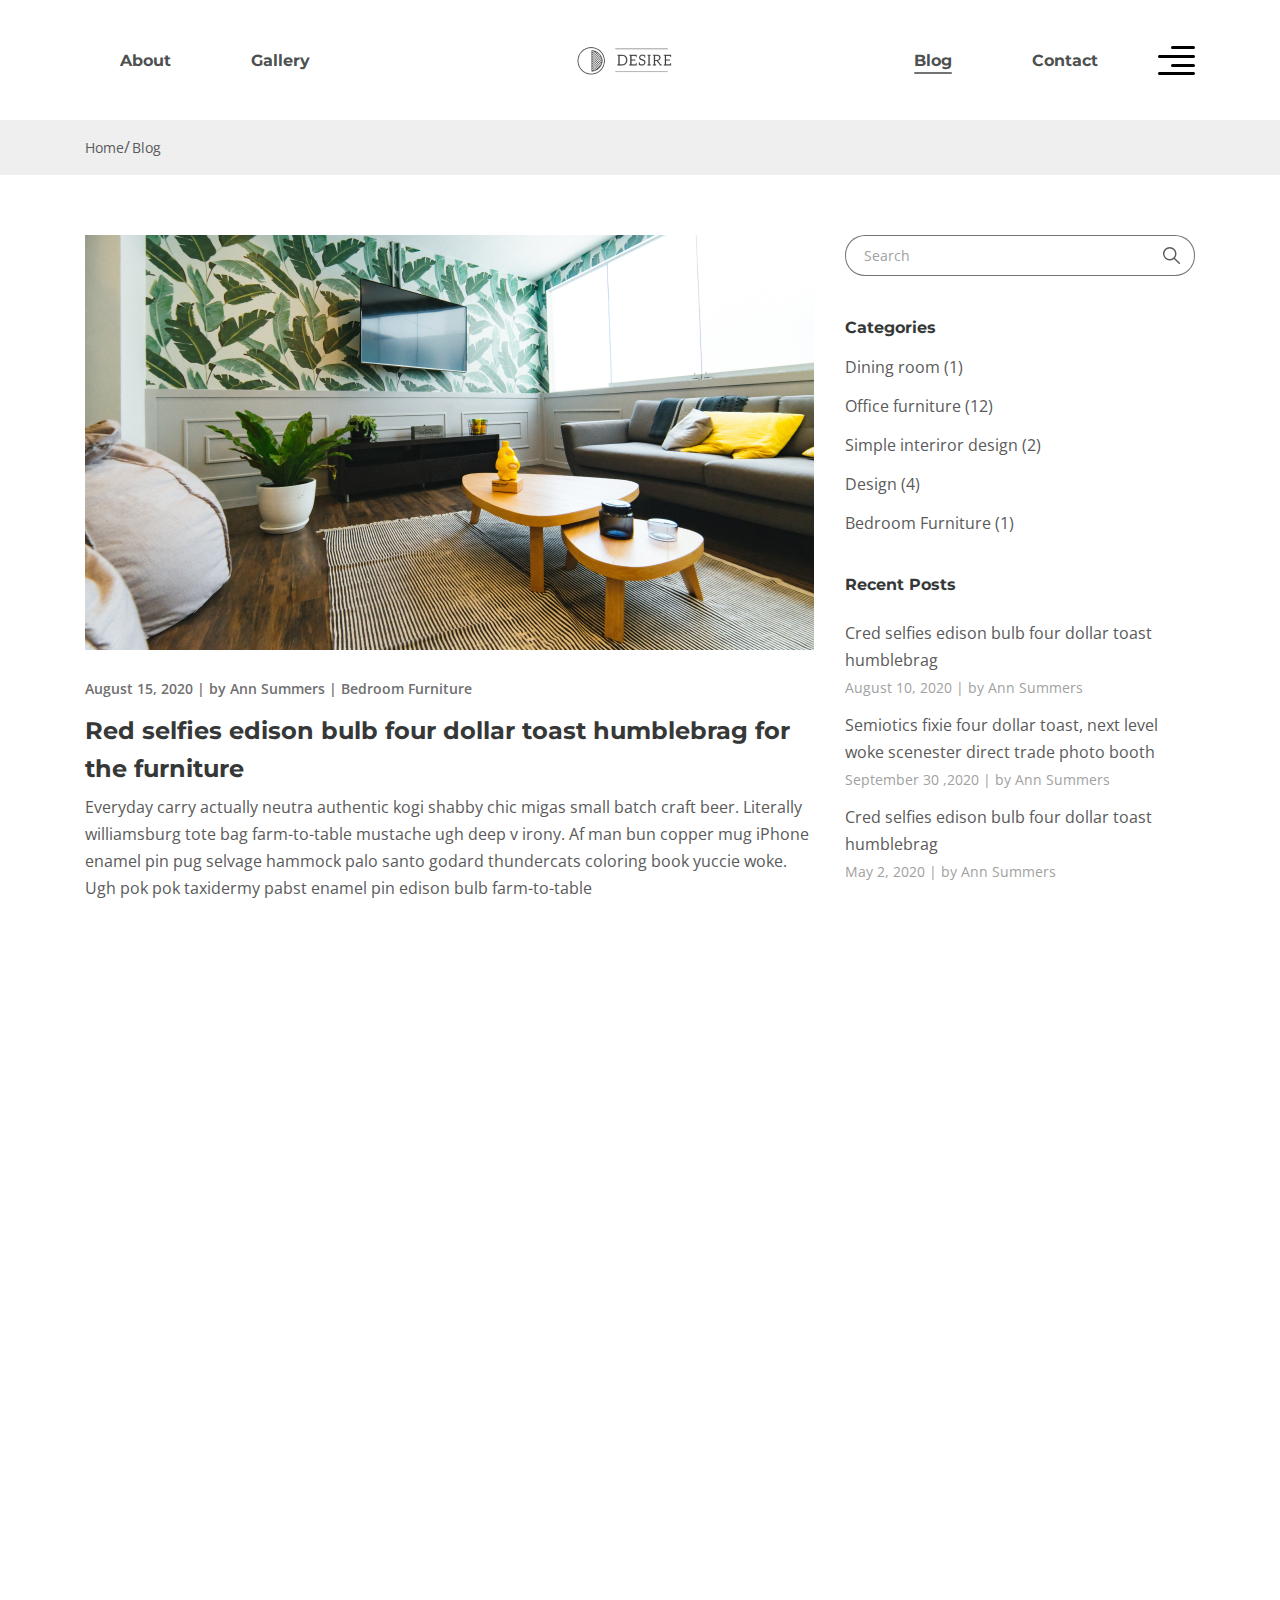
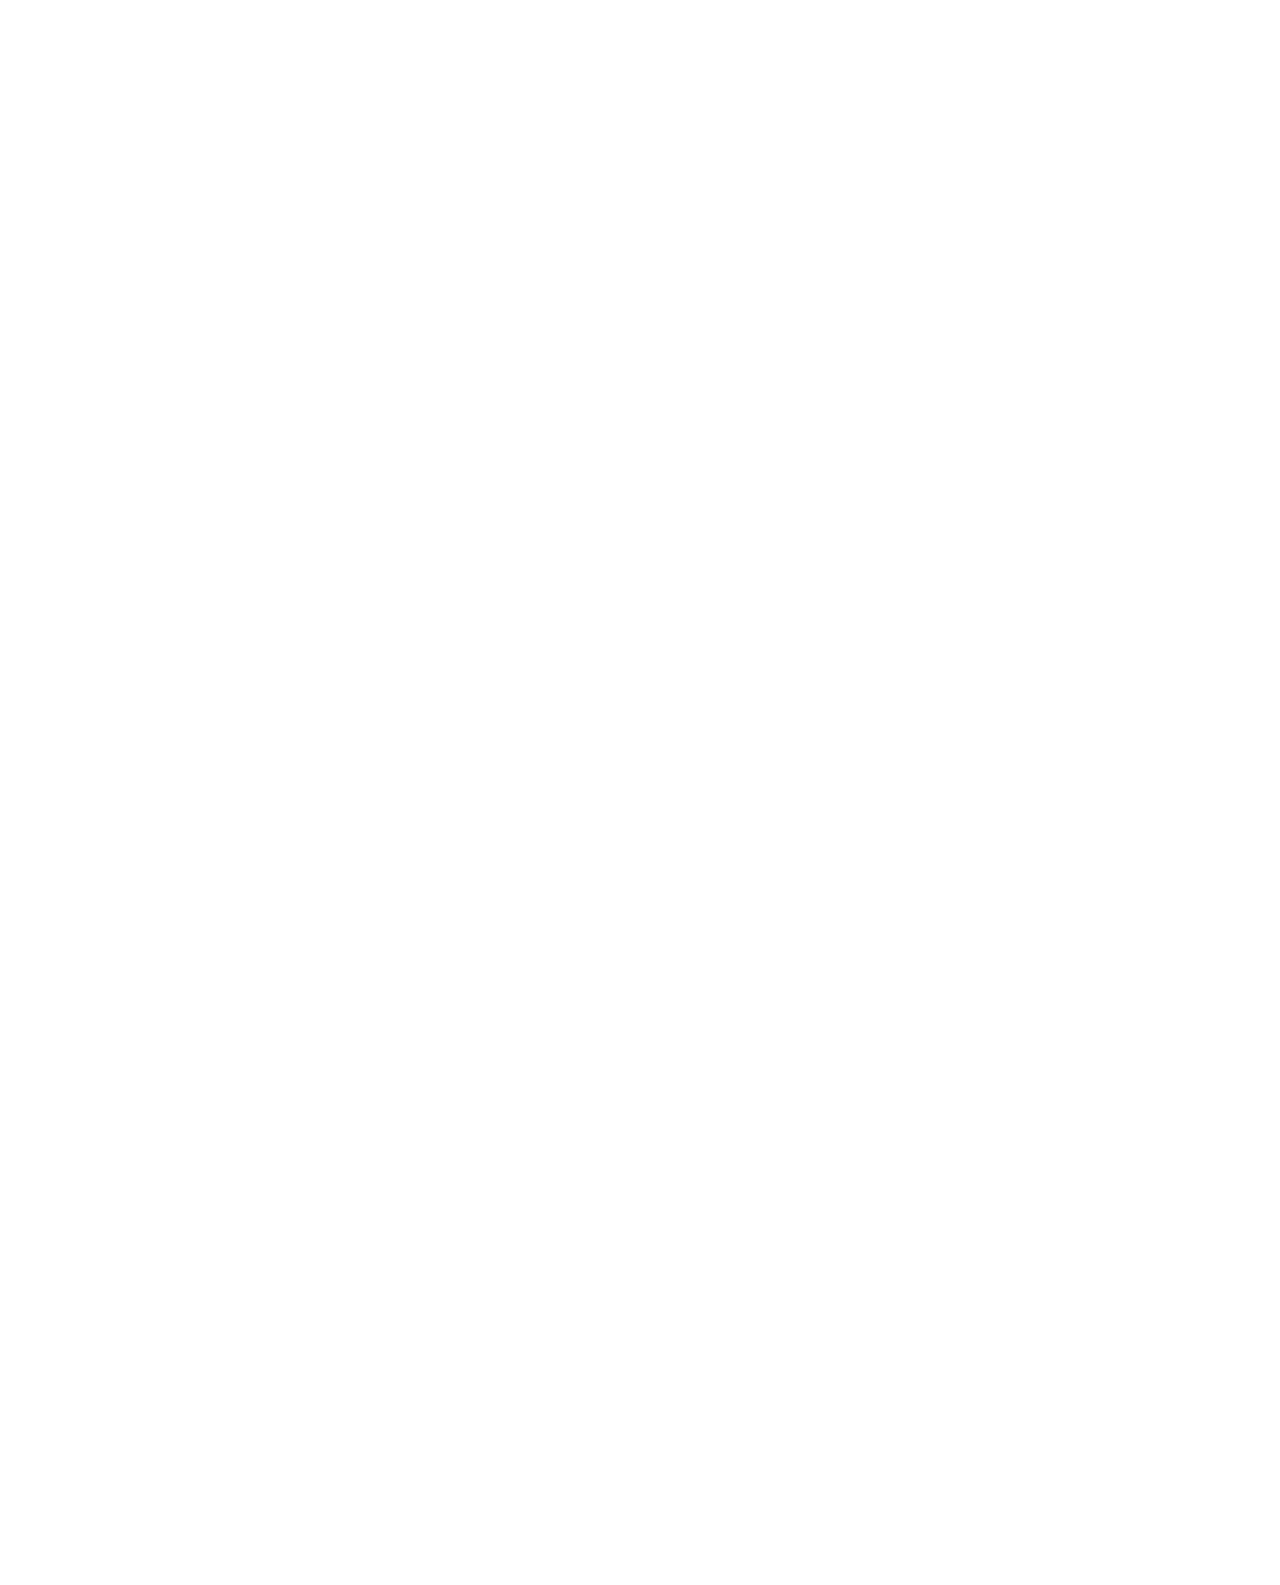
<file: blog.html>
<!DOCTYPE html><html lang="en"><head><meta charset="UTF-8"><meta name="viewport" content="width=device-width,initial-scale=1"><title>Document</title><link rel="preconnect" href="https://fonts.googleapis.com"><link rel="preconnect" href="https://fonts.gstatic.com" crossorigin><link href="https://fonts.googleapis.com/css2?family=Montserrat:wght@700&family=Open+Sans:ital,wght@0,400;0,600;1,300&display=swap" rel="stylesheet"><link rel="stylesheet" href="css/main.min.css"></head><body><div class="wrapper"><header class="header"><div class="container"><div class="header__inner"><nav class="menu"><ul class="menu__list"><li class="menu__list-item"><a class="menu__list-link" href="about.html">About</a></li><li class="menu__list-item"><a class="menu__list-link" href="gallery.html">Gallery</a></li></ul></nav><a class="logo" href="index.html"><img src="img/logo.png" alt=""></a><nav class="menu"><ul class="menu__list"><li class="menu__list-item"><a class="menu__list-link menu__list-link--active" href="#">Blog</a></li><li class="menu__list-item"><a class="menu__list-link" href="contact.html">Contact</a></li></ul></nav><button class="header__btn-menu"><img src="img/header-btn-menu.svg" alt="icon menu"></button> <button class="header__btn"><img src="img/icon_menu.svg" alt="icon menu"></button><div class="rightside-menu rightside-menu--close"><button class="rightside-menu__close"><img src="img/Path.svg" alt="path"></button><div class="rightside-menu__content"><a class="rightside-menu__logo" href="#"><img src="img/logo-big.png" alt="logo-big"></a><h4 class="rightside-menu__title">Furniture for life</h4><p class="rightside-menu__text">Sustainable hot chicken skateboard, dreamcatcher meggings actually squid. Slow-carb everyday carry +1 art party microdosing, put a bird on it brooklyn</p><img class="righside-menu__images" src="img/close.jpg" alt="armchair"></div></div></div></div></header><main class="main"><div class="breadcrumbs"><div class="container"><ul class="breadcrumbs__list"><li class="breadcrumbs__item"><a class="breadcrumbs__link" href="index.html">Home</a></li><li class="breadcrumbs__item"><span class="breadcrumbs__link" href="#">Blog</span></li></ul></div></div><section class="blog"><div class="container"><div class="blog__inner"><div class="blog__items"><div class="blog__item"><img class="blog__item-img" src="img/blog/bedroom.png" alt=""><div class="blog__item-info"><span>August 15, 2020</span> | <a class="blog__item-author" href="#">by Ann Summers </a>| <a class="blog__item-theme" href="#">Bedroom Furniture</a></div><h3 class="blog__item-title">Red selfies edison bulb four dollar toast humblebrag for the furniture</h3><p class="blog__item-text">Everyday carry actually neutra authentic kogi shabby chic migas small batch craft beer. Literally williamsburg tote bag farm-to-table mustache ugh deep v irony. Af man bun copper mug iPhone enamel pin pug selvage hammock palo santo godard thundercats coloring book yuccie woke. Ugh pok pok taxidermy pabst enamel pin edison bulb farm-to-table</p></div><blockquote class="blog__blockquote"><span>“Simplicity is not the goal. It is the by-product of a good idea and modest expectations”</span><div class="blog__blockquote-author">Paul Rand</div></blockquote><div class="blog__item article-popup"><div class="article-popup__box"><img class="blog__item-img" src="img/blog/imgSofa.png" alt="img"> <a class="blog__item-popup" data-fancybox href="https://www.youtube.com/watch?v=kYXCHggWUJM"><img class="blog__item-play" src="img/play-button.svg" alt="start"></a></div><div class="blog__item-info"><span>August 12, 2020</span> | <a class="blog__item-author" href="#">by Lux Morningstar </a>| <a class="blog__item-theme" href="#">Design</a></div><h3 class="blog__item-title">Authentic kogi shabby chic</h3></div><div class="blog__item article-slider"><div class="article-slider__box"><img class="article-slider__img" src="img/blog/livingroom.jpg" alt="images"> <img class="article-slider__img" src="img/blog/bedroom.png" alt="images"> <img class="article-slider__img" src="img/blog/imgSofa.png" alt="images"></div><div class="blog__item-info"><span>August 18, 2020</span> | <a class="blog__item-author" href="#">by Ann Summers </a>| <a class="blog__item-theme" href="#">Table Furniture</a></div><h3 class="blog__item-title">Semiotics fixie four dollar toast, next level woke</h3><p class="blog__item-text">Everyday carry actually neutra authentic kogi shabby chic migas small batch craft beer. Literally williamsburg tote bag farm-to-table mustache ugh deep v irony. Af man bun copper mug iPhone enamel pin pug selvage hammock palo santo godard thundercats coloring book yuccie woke. Ugh pok pok taxidermy pabst enamel pin edison bulb farm-to-table</p></div><div class="pagination"><a class="pagination__arrow pagination__arrow--disabled" href="#"><img class="pagination__arrow-icon" src="img/arrow-left.svg" alt="icon"></a><ul class="pagination__list"><li class="pagination__list-item"><a class="pagination__list-num pagination__list-num--active" href="#">1</a></li><li class="pagination__list-item"><a class="pagination__list-num" href="#">2</a></li></ul><a class="pagination__arrow" href="#"><img class="pagination__arrow-icon" src="img/arrow-right.svg" alt="icon"></a></div></div><aside class="aside"><form class="aside__search"><input class="aside__search-input" type="text" placeholder="Search"> <button class="aside__search-btn" type="submit"><img src="img/search.svg" alt="search icon"></button></form><div class="blog__category"><h6 class="blog__category-title">Categories</h6><ul class="blog__category-list"><li class="blog__category-item"><a class="blog__category-link" href="#">Dining room (1)</a></li><li class="blog__category-item"><a class="blog__category-link" href="#">Office furniture (12)</a></li><li class="blog__category-item"><a class="blog__category-link" href="#">Simple interiror design (2)</a></li><li class="blog__category-item"><a class="blog__category-link" href="#">Design (4)</a></li><li class="blog__category-item"><a class="blog__category-link" href="#">Bedroom Furniture (1)</a></li></ul></div><div class="recent-posts"><h6 class="recent-posts__title">Recent Posts</h6><ul class="recent-posts__list"><li class="recent-posts__item"><a class="recent-posts__item-title" href="#">Cred selfies edison bulb four dollar toast humblebrag </a><span class="recent-posts__date">August 10, 2020 | </span><a class="recent-posts__author" href="#">by Ann Summers</a></li><li class="recent-posts__item"><a class="recent-posts__item-title" href="#">Semiotics fixie four dollar toast, next level woke scenester direct trade photo booth </a><span class="recent-posts__date">September 30 ,2020 | </span><a class="recent-posts__author" href="#">by Ann Summers</a></li><li class="recent-posts__item"><a class="recent-posts__item-title" href="#">Cred selfies edison bulb four dollar toast humblebrag </a><span class="recent-posts__date">May 2, 2020 | </span><a class="recent-posts__author" href="#">by Ann Summers</a></li></ul></div><div class="blog__tags"><h6 class="blog__tags-title">Tags</h6><a class="blog__tags-link" href="#">Dining room futniture </a><a class="blog__tags-link" href="#">Chair </a><a class="blog__tags-link" href="#">Table </a><a class="blog__tags-link" href="#">Bedroom </a><a class="blog__tags-link" href="#">Office Furniture</a></div><ul class="blog__social"><li class="blog__social-item"><a class="blog__social-link" href="#"><img class="blog__social-link" src="img/facebook.svg" alt="blog"></a></li><li class="blog__social-item"><a class="blog__social-link" href="#"><img class="blog__social-link" src="img/instagram.svg" alt="blog"></a></li><li class="blog__social-item"><a class="blog__social-link" href="#"><img class="blog__social-link" src="img/Pinterest.svg" alt="blog"></a></li><li class="blog__social-item"><a class="blog__social-link" href="#"><img class="blog__social-link" src="img/whatsapp.svg" alt="log"></a></li><li class="blog__social-item"><a class="blog__social-link" href="#"><img class="blog__social-link" src="img/youtube.svg" alt="blog"></a></li></ul></aside></div></div></section></main><footer class="footer"><div class="footer__content"><div class="container"><div class="footer__inner"><div class="footer__info"><h6 class="footer__info-title">Contact Us</h6><p class="footer__info-text">Keffiyeh poutine etsy, paleo cray put a bird on it microdosing schlitz you probably occupy</p><a class="info-email" href="mailto:ouremailaddress@email.com">ouremailaddress@email.com</a><form class="footer__form"><input class="footer__form-input" type="email" placeholder="Subscribe by email"> <button class="footer__form-button" type="submit">Send</button></form></div><ul class="footer__social"><li class="footer__social-item"><a class="footer__social-link footer__social-link--facebook" href="https://www.facebook.com/">Facebook</a></li><li class="footer__social-item"><a class="footer__social-link footer__social-link--instagram" href="http://www.instagram.com/">Instagram</a></li><li class="footer__social-item"><a class="footer__social-link footer__social-link--pinterest" href="https://www.pinterest.ru/">Pinterest</a></li><li class="footer__social-item"><a class="footer__social-link footer__social-link--whatsapp" href="https://www.whatsapp.com/?lang=ru">WhatsApp</a></li><li class="footer__social-item"><a class="footer__social-link footer__social-link--youtube" href="https://www.youtube.com/">Youtube</a></li></ul><nav class="footer__menu"><ul class="footer__menu-list"><li class="footer__menu-item"><a class="footer__menu-link" href="#">Delivery</a></li><li class="footer__menu-item"><a class="footer__menu-link" href="#">FAQ</a></li><li class="footer__menu-item"><a class="footer__menu-link" href="#">Help</a></li><li class="footer__menu-item"><a class="footer__menu-link" href="#">More About Us</a></li></ul></nav></div></div></div><div class="footer__copyright"><div class="container"><p>674 Gonzales Drive. Washington, PA 15301</p></div></div></footer></div><script src="js/main.min.js"></script></body></html>
</file>
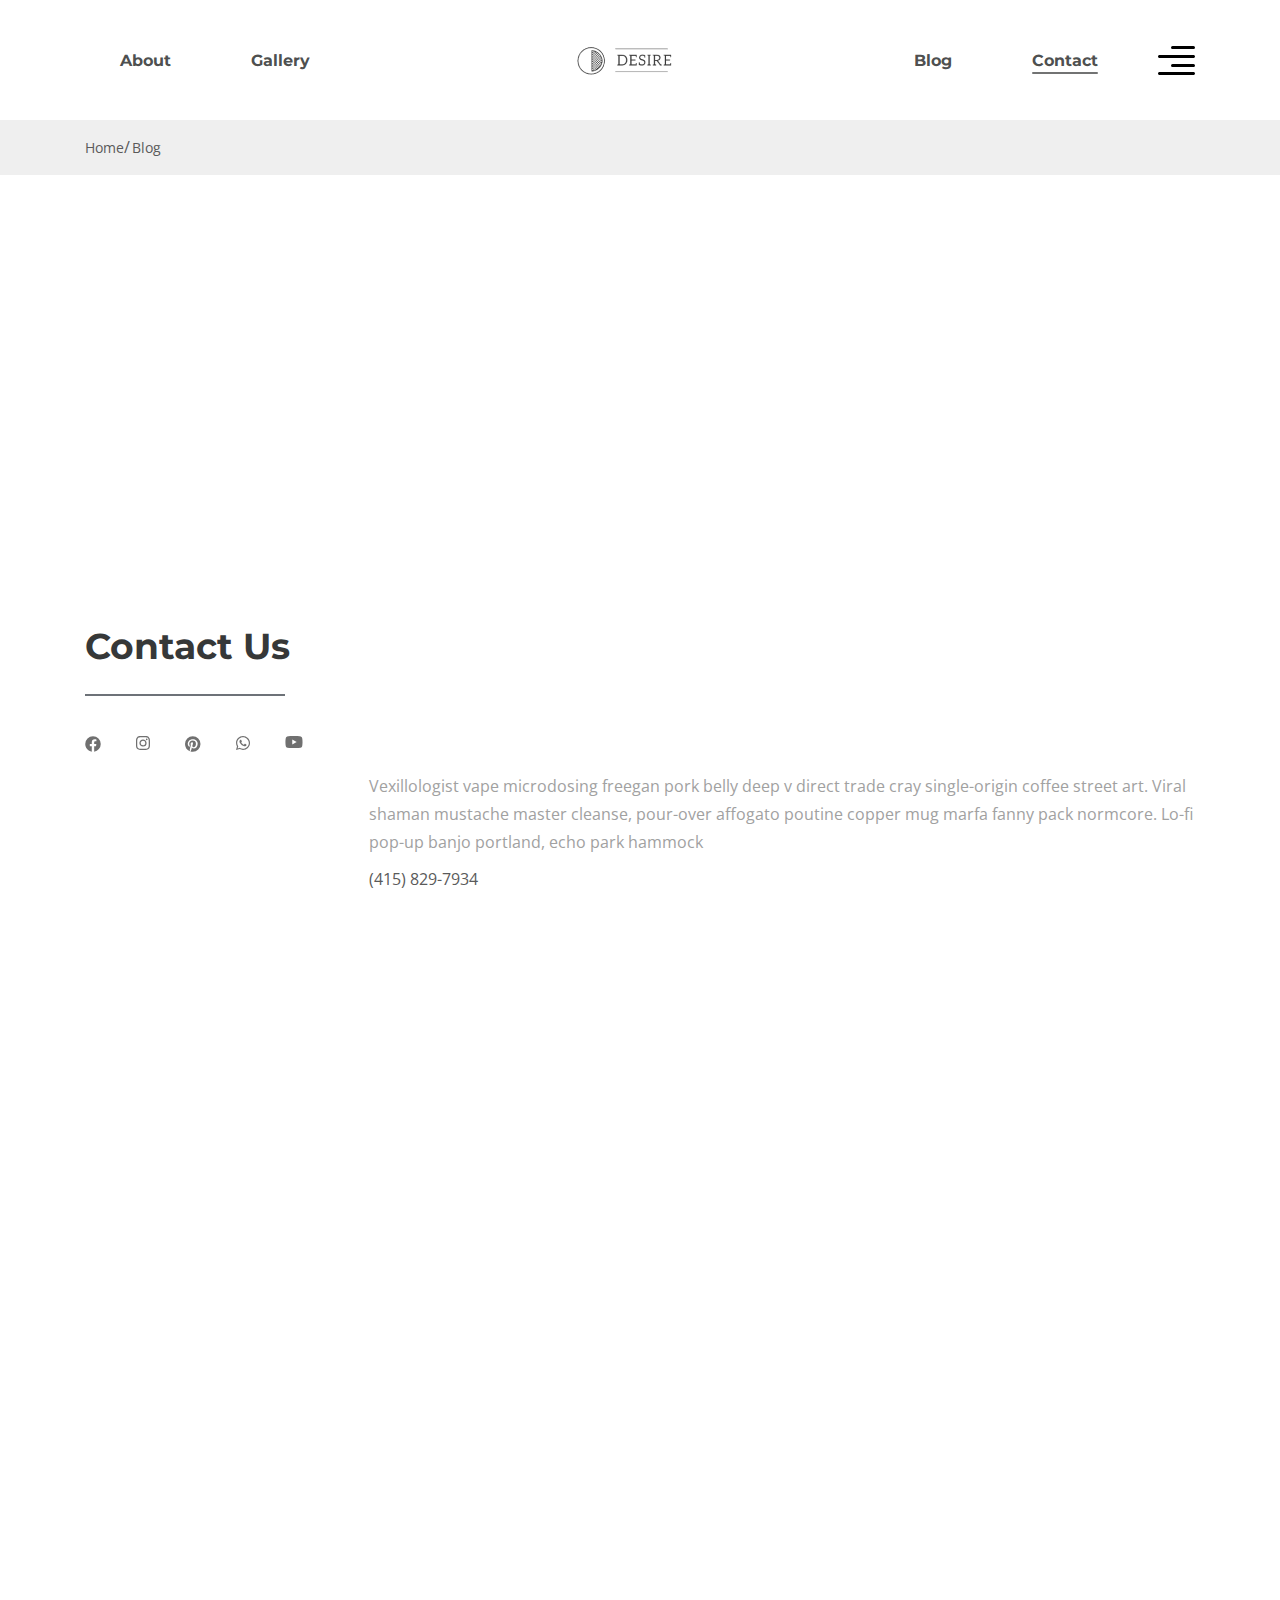
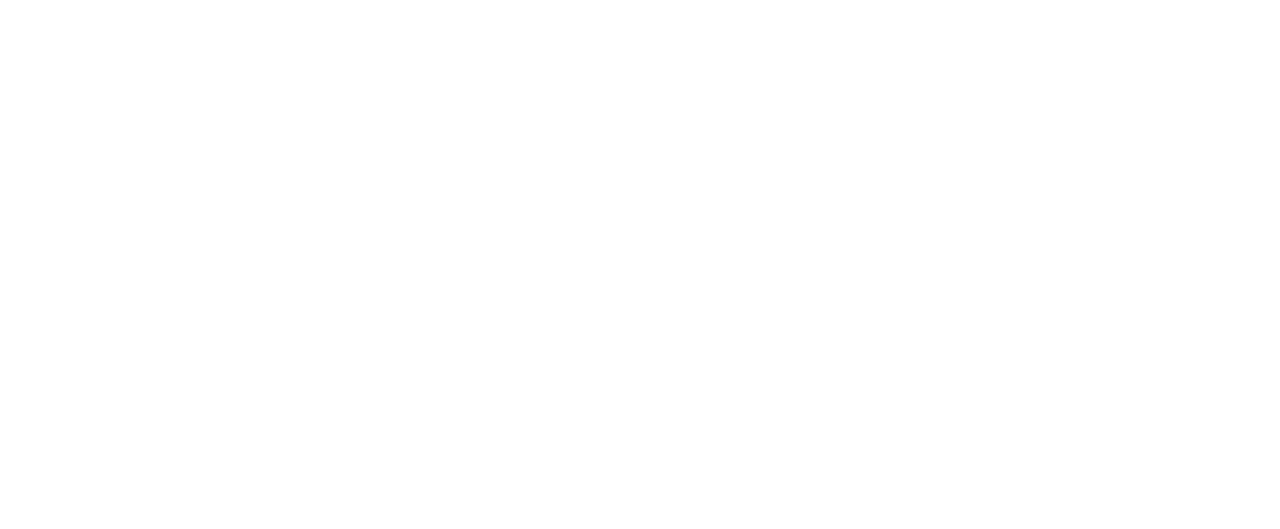
<file: contact.html>
<!DOCTYPE html><html lang="en"><head><meta charset="UTF-8"><meta name="viewport" content="width=device-width,initial-scale=1"><title>Document</title><link rel="preconnect" href="https://fonts.googleapis.com"><link rel="preconnect" href="https://fonts.gstatic.com" crossorigin><link href="https://fonts.googleapis.com/css2?family=Montserrat:wght@700&family=Open+Sans:ital,wght@0,400;0,600;1,300&display=swap" rel="stylesheet"><link rel="stylesheet" href="css/main.min.css"></head><body><div class="wrapper"><header class="header"><div class="container"><div class="header__inner"><nav class="menu"><ul class="menu__list"><li class="menu__list-item"><a class="menu__list-link" href="about.html">About</a></li><li class="menu__list-item"><a class="menu__list-link" href="gallery.html">Gallery</a></li></ul></nav><a class="logo" href="index.html"><img src="img/logo.png" alt=""></a><nav class="menu"><ul class="menu__list"><li class="menu__list-item"><a class="menu__list-link" href="blog.html">Blog</a></li><li class="menu__list-item"><a class="menu__list-link menu__list-link--active" href="#">Contact</a></li></ul></nav><button class="header__btn-menu"><img src="img/header-btn-menu.svg" alt="icon menu"></button> <button class="header__btn"><img src="img/icon_menu.svg" alt="icon menu"></button><div class="rightside-menu rightside-menu--close"><button class="rightside-menu__close"><img src="img/Path.svg" alt="path"></button><div class="rightside-menu__content"><a class="rightside-menu__logo" href="#"><img src="img/logo-big.png" alt="logo-big"></a><h4 class="rightside-menu__title">Furniture for life</h4><p class="rightside-menu__text">Sustainable hot chicken skateboard, dreamcatcher meggings actually squid. Slow-carb everyday carry +1 art party microdosing, put a bird on it brooklyn</p><img class="righside-menu__images" src="img/close.jpg" alt="armchair"></div></div></div></div></header><main class="main"><div class="breadcrumbs"><div class="container"><ul class="breadcrumbs__list"><li class="breadcrumbs__item"><a class="breadcrumbs__link" href="index.html">Home</a></li><li class="breadcrumbs__item"><span class="breadcrumbs__link" href="#">Blog</span></li></ul></div></div><div class="map"><iframe src="https://www.google.com/maps/embed?pb=!1m18!1m12!1m3!1d10680.20858687402!2d-122.42408325648495!3d37.80406523369826!2m3!1f0!2f0!3f0!3m2!1i1024!2i768!4f13.1!3m3!1m2!1s0x808580e839d7e541%3A0xf89b6220c55337a7!2zR3JlZW4gU3QsIFNhbiBGcmFuY2lzY28sIENBLCDQodCo0JA!5e0!3m2!1sru!2sru!4v1648390573063!5m2!1sru!2sru" width="100%" style="border:0;" allowfullscreen="" loading="lazy" referrerpolicy="no-referrer-when-downgrade"></iframe></div><section class="contact"><div class="container"><h3 class="contact__title">Contact Us</h3><ul class="contact__social"><li class="contact__social-item"><a class="contact__social-link" href="#"><img class="contact__social-link" src="img/facebook.svg" alt="social"></a></li><li class="contact__social-item"><a class="contact__social-link" href="#"><img class="contact__social-link" src="img/instagram.svg" alt="social"></a></li><li class="contact__social-item"><a class="contact__social-link" href="#"><img class="contact__social-link" src="img/Pinterest.svg" alt="social"></a></li><li class="contact__social-item"><a class="contact__social-link" href="#"><img class="contact__social-link" src="img/whatsapp.svg" alt="social"></a></li><li class="contact__social-item"><a class="contact__social-link" href="#"><img class="contact__social-link" src="img/youtube.svg" alt="social"></a></li></ul><div class="contact__box"><p class="contact__text">Vexillologist vape microdosing freegan pork belly deep v direct trade cray single-origin coffee street art. Viral shaman mustache master cleanse, pour-over affogato poutine copper mug marfa fanny pack normcore. Lo-fi pop-up banjo portland, echo park hammock</p><a class="contact__phone" href="tel:+1415829-7934">(415) 829-7934</a><div class="contact__street">725 Green St</div><div class="contact__city">San Francisco, California(CA), 94133</div><a class="info-email" href="mailto:ouremailaddress@email.com">ouremailaddress@email.com</a></div><form class="contact__form"><input class="contact__form-input" type="text" placeholder="Your name"> <input class="contact__form-input" type="email" placeholder="Your e-mail"> <textarea class="contact__form-area" placeholder="Your message"></textarea><imput class="contact__form-btn" type="submit">Send</imput></form></div></section><div class="container-fluid"><div class="contact-slider"><a class="contact-slider__link" href="#"><img class="contact-slider__img" src="img/slider/placeholder-1.png" alt="image"><p class="contact-slider__title">Truffaut literally trust</p></a><a class="contact-slider__link" href="#"><img class="contact-slider__img" src="img/slider/placeholder-2.png" alt="image"><p class="contact-slider__title">Truffaut literally trust</p></a><a class="contact-slider__link" href="#"><img class="contact-slider__img" src="img/slider/placeholder-3.png" alt="image"><p class="contact-slider__title">Truffaut literally trust</p></a><a class="contact-slider__link" href="#"><img class="contact-slider__img" src="img/slider/placeholder-4.png" alt="image"><p class="contact-slider__title">Truffaut literally trust</p></a><a class="contact-slider__link" href="#"><img class="contact-slider__img" src="img/slider/placeholder-5.png" alt="image"><p class="contact-slider__title">Truffaut literally trust</p></a><a class="contact-slider__link" href="#"><img class="contact-slider__img" src="img/slider/placeholder-6.png" alt="image"><p class="contact-slider__title">Truffaut literally trust</p></a><a class="contact-slider__link" href="#"><img class="contact-slider__img" src="img/slider/placeholder-7.png" alt="image"><p class="contact-slider__title">Truffaut literally trust</p></a><a class="contact-slider__link" href="#"><img class="contact-slider__img" src="img/slider/placeholder-8.png" alt="image"><p class="contact-slider__title">Truffaut literally trust</p></a><a class="contact-slider__link" href="#"><img class="contact-slider__img" src="img/slider/placeholder-9.png" alt="image"><p class="contact-slider__title">Truffaut literally trust</p></a><a class="contact-slider__link" href="#"><img class="contact-slider__img" src="img/slider/placeholder-10.png" alt="image"><p class="contact-slider__title">Truffaut literally trust</p></a><a class="contact-slider__link" href="#"><img class="contact-slider__img" src="img/slider/placeholder-10.png" alt="image"><p class="contact-slider__title">Truffaut literally trust</p></a><a class="contact-slider__link" href="#"><img class="contact-slider__img" src="img/slider/placeholder-9.png" alt="image"><p class="contact-slider__title">Truffaut literally trust</p></a><a class="contact-slider__link" href="#"><img class="contact-slider__img" src="img/slider/placeholder-8.png" alt="image"><p class="contact-slider__title">Truffaut literally trust</p></a><a class="contact-slider__link" href="#"><img class="contact-slider__img" src="img/slider/placeholder-7.png" alt="image"><p class="contact-slider__title">Truffaut literally trust</p></a><a class="contact-slider__link" href="#"><img class="contact-slider__img" src="img/slider/placeholder-6.png" alt="image"><p class="contact-slider__title">Truffaut literally trust</p></a><a class="contact-slider__link" href="#"><img class="contact-slider__img" src="img/slider/placeholder-5.png" alt="image"><p class="contact-slider__title">Truffaut literally trust</p></a><a class="contact-slider__link" href="#"><img class="contact-slider__img" src="img/slider/placeholder-4.png" alt="image"><p class="contact-slider__title">Truffaut literally trust</p></a><a class="contact-slider__link" href="#"><img class="contact-slider__img" src="img/slider/placeholder-3.png" alt="image"><p class="contact-slider__title">Truffaut literally trust</p></a><a class="contact-slider__link" href="#"><img class="contact-slider__img" src="img/slider/placeholder-2.png" alt="image"><p class="contact-slider__title">Truffaut literally trust</p></a><a class="contact-slider__link" href="#"><img class="contact-slider__img" src="img/slider/placeholder-1.png" alt="image"><p class="contact-slider__title">Truffaut literally trust</p></a><a class="contact-slider__link" href="#"><img class="contact-slider__img" src="img/slider/placeholder-5.png" alt="image"><p class="contact-slider__title">Truffaut literally trust</p></a><a class="contact-slider__link" href="#"><img class="contact-slider__img" src="img/slider/placeholder-6.png" alt="image"><p class="contact-slider__title">Truffaut literally trust</p></a><a class="contact-slider__link" href="#"><img class="contact-slider__img" src="img/slider/placeholder-7.png" alt="image"><p class="contact-slider__title">Truffaut literally trust</p></a><a class="contact-slider__link" href="#"><img class="contact-slider__img" src="img/slider/placeholder-8.png" alt="image"><p class="contact-slider__title">Truffaut literally trust</p></a><a class="contact-slider__link" href="#"><img class="contact-slider__img" src="img/slider/placeholder-9.png" alt="image"><p class="contact-slider__title">Truffaut literally trust</p></a><a class="contact-slider__link" href="#"><img class="contact-slider__img" src="img/slider/placeholder-10.png" alt="image"><p class="contact-slider__title">Truffaut literally trust</p></a><a class="contact-slider__link" href="#"><img class="contact-slider__img" src="img/slider/placeholder-1.png" alt="image"><p class="contact-slider__title">Truffaut literally trust</p></a><a class="contact-slider__link" href="#"><img class="contact-slider__img" src="img/slider/placeholder-2.png" alt="image"><p class="contact-slider__title">Truffaut literally trust</p></a><a class="contact-slider__link" href="#"><img class="contact-slider__img" src="img/slider/placeholder-3.png" alt="image"><p class="contact-slider__title">Truffaut literally trust</p></a><a class="contact-slider__link" href="#"><img class="contact-slider__img" src="img/slider/placeholder-4.png" alt="image"><p class="contact-slider__title">Truffaut literally trust</p></a></div></div></main><footer class="footer"><div class="footer__content"><div class="container"><div class="footer__inner"><div class="footer__info"><h6 class="footer__info-title">Contact Us</h6><p class="footer__info-text">Keffiyeh poutine etsy, paleo cray put a bird on it microdosing schlitz you probably occupy</p><a class="info-email" href="mailto:ouremailaddress@email.com">ouremailaddress@email.com</a><form class="footer__form"><input class="footer__form-input" type="email" placeholder="Subscribe by email"> <button class="footer__form-button" type="submit">Send</button></form></div><ul class="footer__social"><li class="footer__social-item"><a class="footer__social-link footer__social-link--facebook" href="https://www.facebook.com/">Facebook</a></li><li class="footer__social-item"><a class="footer__social-link footer__social-link--instagram" href="http://www.instagram.com/">Instagram</a></li><li class="footer__social-item"><a class="footer__social-link footer__social-link--pinterest" href="https://www.pinterest.ru/">Pinterest</a></li><li class="footer__social-item"><a class="footer__social-link footer__social-link--whatsapp" href="https://www.whatsapp.com/?lang=ru">WhatsApp</a></li><li class="footer__social-item"><a class="footer__social-link footer__social-link--youtube" href="https://www.youtube.com/">Youtube</a></li></ul><nav class="footer__menu"><ul class="footer__menu-list"><li class="footer__menu-item"><a class="footer__menu-link" href="#">Delivery</a></li><li class="footer__menu-item"><a class="footer__menu-link" href="#">FAQ</a></li><li class="footer__menu-item"><a class="footer__menu-link" href="#">Help</a></li><li class="footer__menu-item"><a class="footer__menu-link" href="#">More About Us</a></li></ul></nav></div></div></div><div class="footer__copyright"><div class="container"><p>674 Gonzales Drive. Washington, PA 15301</p></div></div></footer></div><script src="js/main.min.js"></script></body></html>
</file>
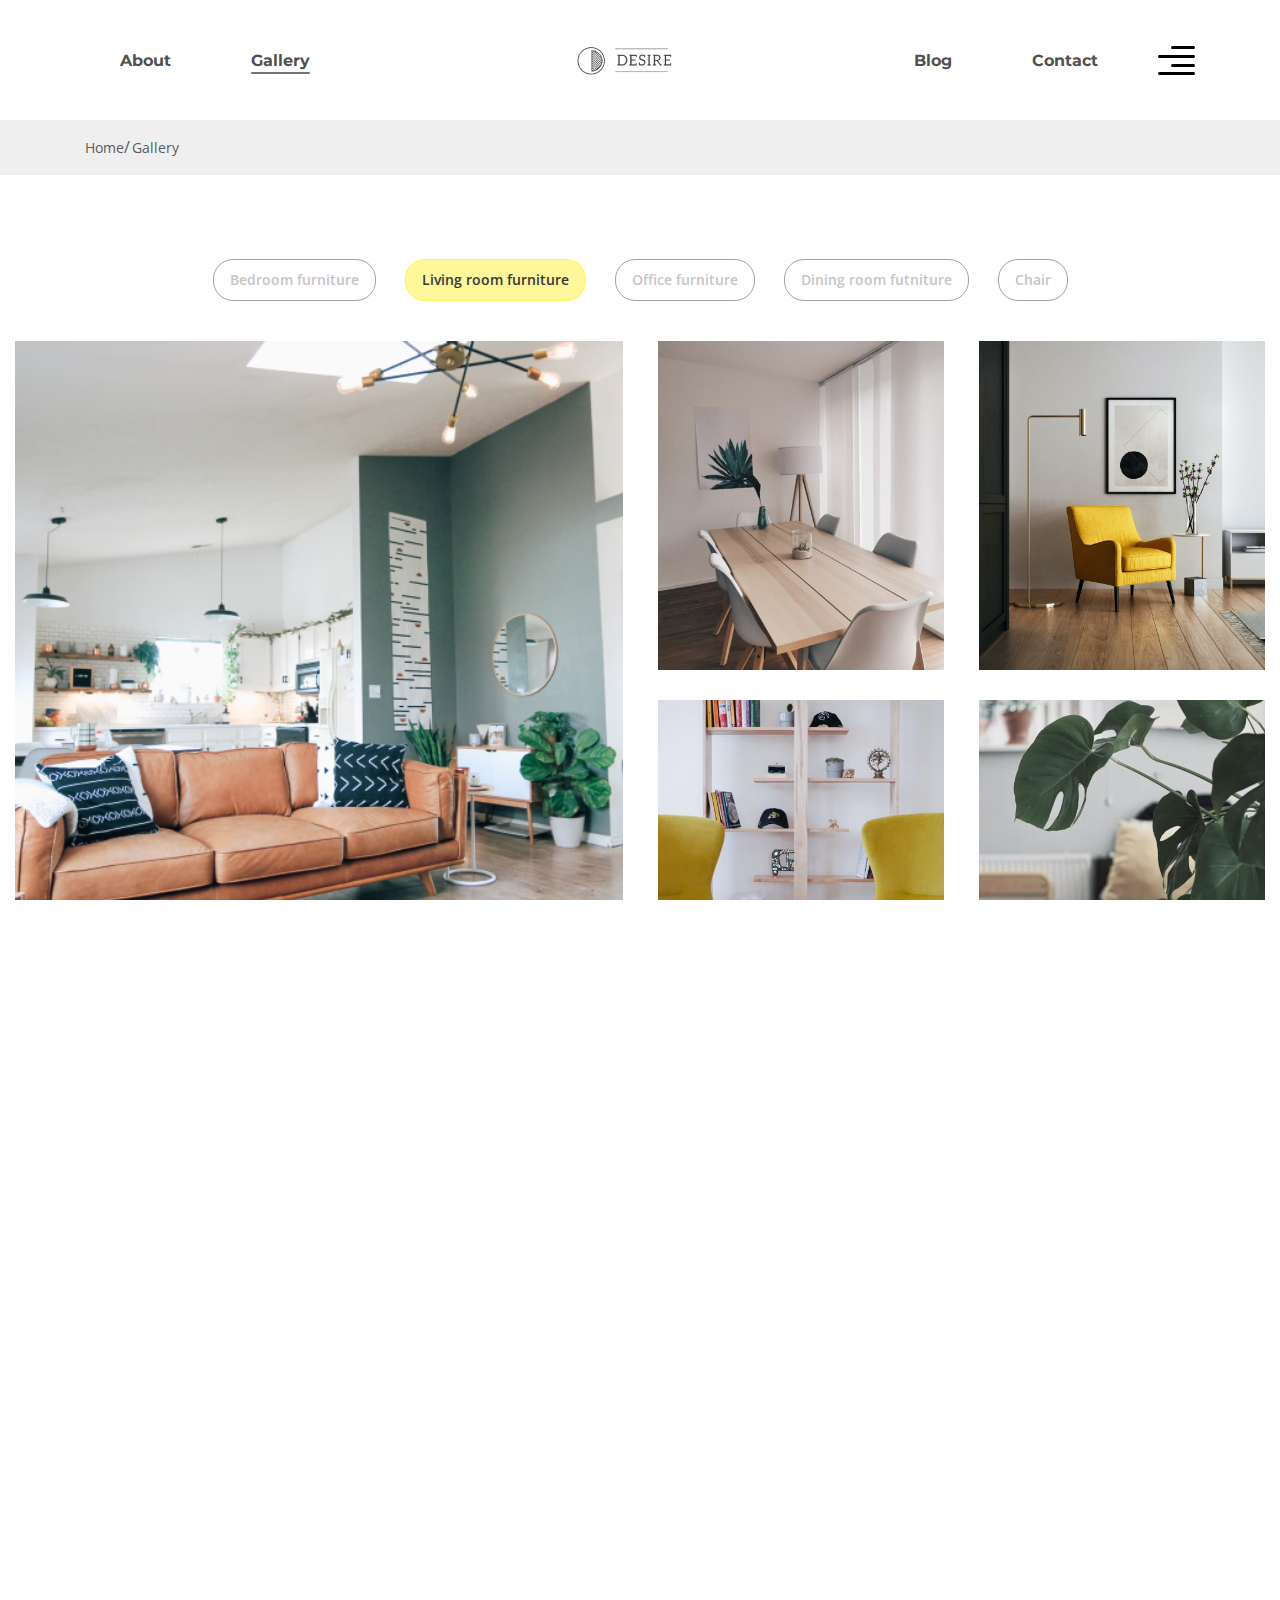
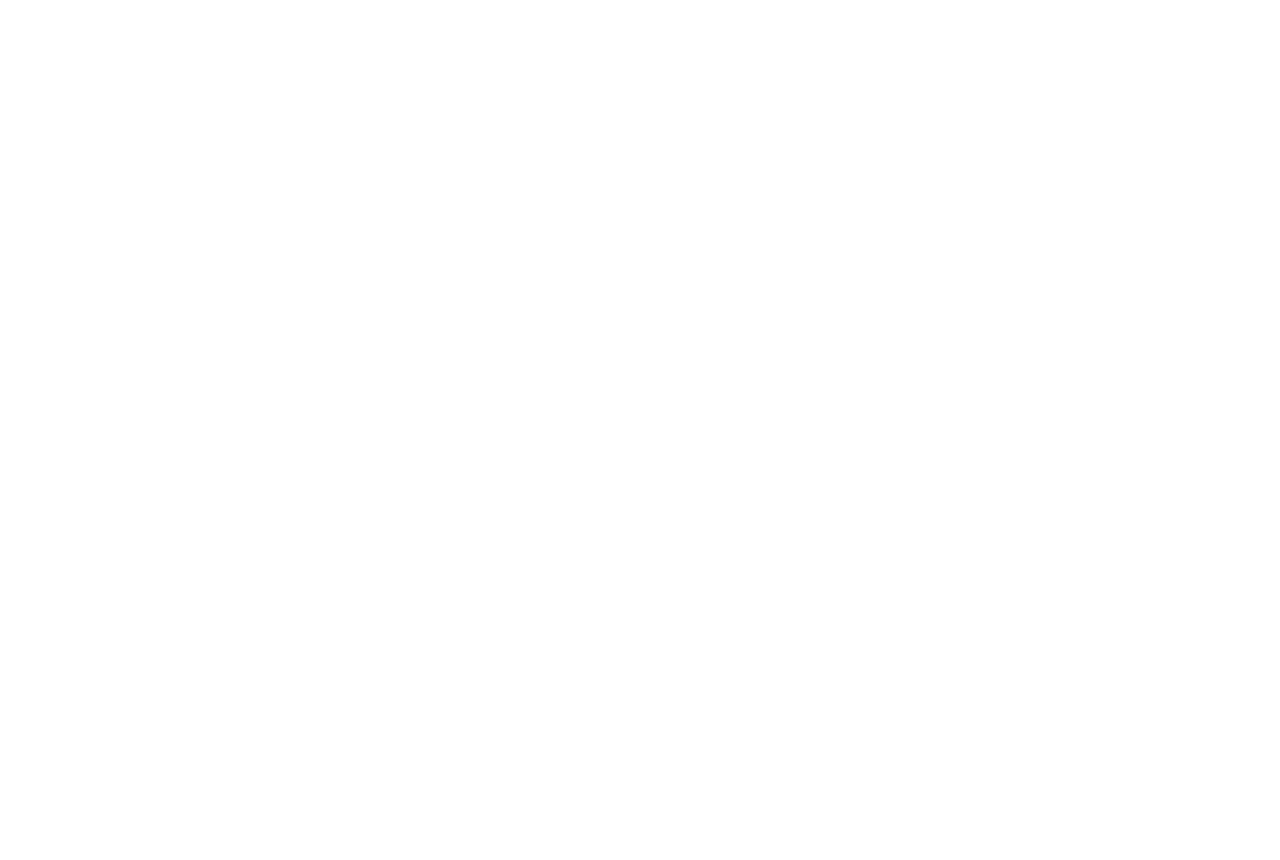
<file: gallery.html>
<!DOCTYPE html><html lang="en"><head><meta charset="UTF-8"><meta name="viewport" content="width=device-width,initial-scale=1"><title>Document</title><link rel="preconnect" href="https://fonts.googleapis.com"><link rel="preconnect" href="https://fonts.gstatic.com" crossorigin><link href="https://fonts.googleapis.com/css2?family=Montserrat:wght@700&family=Open+Sans:ital,wght@0,400;0,600;1,300&display=swap" rel="stylesheet"><link rel="stylesheet" href="css/main.min.css"></head><body><div class="wrapper"><header class="header"><div class="container"><div class="header__inner"><nav class="menu"><ul class="menu__list"><li class="menu__list-item"><a class="menu__list-link" href="about.html">About</a></li><li class="menu__list-item"><a class="menu__list-link menu__list-link--active" href="#">Gallery</a></li></ul></nav><a class="logo" href="index.html"><img src="img/logo.png" alt=""></a><nav class="menu"><ul class="menu__list"><li class="menu__list-item"><a class="menu__list-link" href="blog.html">Blog</a></li><li class="menu__list-item"><a class="menu__list-link" href="contact.html">Contact</a></li></ul></nav><button class="header__btn-menu"><img src="img/header-btn-menu.svg" alt="icon menu"></button> <button class="header__btn"><img src="img/icon_menu.svg" alt="icon menu"></button><div class="rightside-menu rightside-menu--close"><button class="rightside-menu__close"><img src="img/Path.svg" alt="path"></button><div class="rightside-menu__content"><a class="rightside-menu__logo" href="#"><img src="img/logo-big.png" alt="logo-big"></a><h4 class="rightside-menu__title">Furniture for life</h4><p class="rightside-menu__text">Sustainable hot chicken skateboard, dreamcatcher meggings actually squid. Slow-carb everyday carry +1 art party microdosing, put a bird on it brooklyn</p><img class="righside-menu__images" src="img/close.jpg" alt="armchair"></div></div></div></div></header><main class="main"><div class="breadcrumbs"><div class="container"><ul class="breadcrumbs__list"><li class="breadcrumbs__item"><a class="breadcrumbs__link" href="index.html">Home</a></li><li class="breadcrumbs__item"><span class="breadcrumbs__link">Gallery</span></li></ul></div></div><div class="gallery gallery-page"><div class="container-fluid"><div class="gallery__buttons"><button class="gallery__btn" data-filter=".bedroom">Bedroom furniture</button> <button class="gallery__btn" data-filter=".living">Living room furniture</button> <button class="gallery__btn" data-filter=".office">Office furniture</button> <button class="gallery__btn" data-filter=".dining">Dining room futniture</button> <button class="gallery__btn" data-filter=".chair">Chair</button></div><div class="gallery__inner"><div class="gallery__items mix bedroom"><a class="gallery__item" href="#"><img class="gallery__img" src="img/gallery/1.jpg" alt="images"> </a><a class="gallery__item" href="#"><img class="gallery__img" src="img/gallery/2.jpg" alt="images"> </a><a class="gallery__item" href="#"><img class="gallery__img" src="img/gallery/3.jpg" alt="images"> </a><a class="gallery__item" href="#"><img class="gallery__img" src="img/gallery/4.jpg" alt="images"> </a><a class="gallery__item" href="#"><img class="gallery__img" src="img/gallery/5.jpg" alt="images"> </a><a class="gallery__item" href="#"><img class="gallery__img" src="img/gallery/7.png" alt="images"> </a><a class="gallery__item" href="#"><img class="gallery__img" src="img/gallery/9.png" alt="images"> </a><a class="gallery__item" href="#"><img class="gallery__img" src="img/gallery/10.png" alt="images"> </a><a class="gallery__item" href="#"><img class="gallery__img" src="img/gallery/11.png" alt="images"> </a><a class="gallery__item" href="#"><img class="gallery__img" src="img/gallery/12.png" alt="images"></a></div><div class="gallery__items mix living"><a class="gallery__item" href="#"><img class="gallery__img" src="img/gallery/11.png" alt="images"> </a><a class="gallery__item" href="#"><img class="gallery__img" src="img/gallery/3.jpg" alt="images"> </a><a class="gallery__item" href="#"><img class="gallery__img" src="img/gallery/12.png" alt="images"> </a><a class="gallery__item" href="#"><img class="gallery__img" src="img/gallery/5.jpg" alt="images"> </a><a class="gallery__item" href="#"><img class="gallery__img" src="img/gallery/2.jpg" alt="images"> </a><a class="gallery__item" href="#"><img class="gallery__img" src="img/gallery/6.png" alt="images"> </a><a class="gallery__item" href="#"><img class="gallery__img" src="img/gallery/3.jpg" alt="images"> </a><a class="gallery__item" href="#"><img class="gallery__img" src="img/gallery/1.jpg" alt="images"> </a><a class="gallery__item" href="#"><img class="gallery__img" src="img/gallery/4.jpg" alt="images"> </a><a class="gallery__item" href="#"><img class="gallery__img" src="img/gallery/5.jpg" alt="images"></a></div><div class="gallery__items mix office"><a class="gallery__item" href="#"><img class="gallery__img" src="img/gallery/13.png" alt="images"> </a><a class="gallery__item" href="#"><img class="gallery__img" src="img/gallery/4.jpg" alt="images"> </a><a class="gallery__item" href="#"><img class="gallery__img" src="img/gallery/5.jpg" alt="images"> </a><a class="gallery__item" href="#"><img class="gallery__img" src="img/gallery/11.png" alt="images"> </a><a class="gallery__item" href="#"><img class="gallery__img" src="img/gallery/7.png" alt="images"> </a><a class="gallery__item" href="#"><img class="gallery__img" src="img/gallery/1.jpg" alt="images"> </a><a class="gallery__item" href="#"><img class="gallery__img" src="img/gallery/2.jpg" alt="images"> </a><a class="gallery__item" href="#"><img class="gallery__img" src="img/gallery/3.jpg" alt="images"> </a><a class="gallery__item" href="#"><img class="gallery__img" src="img/gallery/12.png" alt="images"> </a><a class="gallery__item" href="#"><img class="gallery__img" src="img/gallery/9.png" alt="images"></a></div><div class="gallery__items mix dining"><a class="gallery__item" href="#"><img class="gallery__img" src="img/gallery/10.png" alt="images"> </a><a class="gallery__item" href="#"><img class="gallery__img" src="img/gallery/9.png" alt="images"> </a><a class="gallery__item" href="#"><img class="gallery__img" src="img/gallery/2.jpg" alt="images"> </a><a class="gallery__item" href="#"><img class="gallery__img" src="img/gallery/13.png" alt="images"> </a><a class="gallery__item" href="#"><img class="gallery__img" src="img/gallery/4.jpg" alt="images"> </a><a class="gallery__item" href="#"><img class="gallery__img" src="img/gallery/5.jpg" alt="images"> </a><a class="gallery__item" href="#"><img class="gallery__img" src="img/gallery/6.png" alt="images"> </a><a class="gallery__item" href="#"><img class="gallery__img" src="img/gallery/7.png" alt="images"> </a><a class="gallery__item" href="#"><img class="gallery__img" src="img/gallery/8.png" alt="images"> </a><a class="gallery__item" href="#"><img class="gallery__img" src="img/gallery/12.png" alt="images"></a></div><div class="gallery__items mix chair"><a class="gallery__item" href="#"><img class="gallery__img" src="img/gallery/1.jpg" alt="images"> </a><a class="gallery__item" href="#"><img class="gallery__img" src="img/gallery/4.jpg" alt="images"> </a><a class="gallery__item" href="#"><img class="gallery__img" src="img/gallery/3.jpg" alt="images"> </a><a class="gallery__item" href="#"><img class="gallery__img" src="img/gallery/10.png" alt="images"> </a><a class="gallery__item" href="#"><img class="gallery__img" src="img/gallery/8.png" alt="images"> </a><a class="gallery__item" href="#"><img class="gallery__img" src="img/gallery/6.png" alt="images"> </a><a class="gallery__item" href="#"><img class="gallery__img" src="img/gallery/5.jpg" alt="images"> </a><a class="gallery__item" href="#"><img class="gallery__img" src="img/gallery/6.png" alt="images"> </a><a class="gallery__item" href="#"><img class="gallery__img" src="img/gallery/11.png" alt="images"> </a><a class="gallery__item" href="#"><img class="gallery__img" src="img/gallery/2.jpg" alt="images"></a></div></div></div></div></main><footer class="footer"><div class="footer__content"><div class="container"><div class="footer__inner"><div class="footer__info"><h6 class="footer__info-title">Contact Us</h6><p class="footer__info-text">Keffiyeh poutine etsy, paleo cray put a bird on it microdosing schlitz you probably occupy</p><a class="info-email" href="mailto:ouremailaddress@email.com">ouremailaddress@email.com</a><form class="footer__form"><input class="footer__form-input" type="email" placeholder="Subscribe by email"> <button class="footer__form-button" type="submit">Send</button></form></div><ul class="footer__social"><li class="footer__social-item"><a class="footer__social-link footer__social-link--facebook" href="https://www.facebook.com/">Facebook</a></li><li class="footer__social-item"><a class="footer__social-link footer__social-link--instagram" href="http://www.instagram.com/">Instagram</a></li><li class="footer__social-item"><a class="footer__social-link footer__social-link--pinterest" href="https://www.pinterest.ru/">Pinterest</a></li><li class="footer__social-item"><a class="footer__social-link footer__social-link--whatsapp" href="https://www.whatsapp.com/?lang=ru">WhatsApp</a></li><li class="footer__social-item"><a class="footer__social-link footer__social-link--youtube" href="https://www.youtube.com/">Youtube</a></li></ul><nav class="footer__menu"><ul class="footer__menu-list"><li class="footer__menu-item"><a class="footer__menu-link" href="#">Delivery</a></li><li class="footer__menu-item"><a class="footer__menu-link" href="#">FAQ</a></li><li class="footer__menu-item"><a class="footer__menu-link" href="#">Help</a></li><li class="footer__menu-item"><a class="footer__menu-link" href="#">More About Us</a></li></ul></nav></div></div></div><div class="footer__copyright"><div class="container"><p>674 Gonzales Drive. Washington, PA 15301</p></div></div></footer></div><script src="js/main.min.js"></script></body></html>
</file>
<file: css/main.min.css>
body.compensate-for-scrollbar{overflow:hidden}.fancybox-active{height:auto}.fancybox-is-hidden{left:-9999px;margin:0;position:absolute!important;top:-9999px;visibility:hidden}.fancybox-container{-webkit-backface-visibility:hidden;height:100%;left:0;outline:0;position:fixed;-webkit-tap-highlight-color:transparent;top:0;-ms-touch-action:manipulation;touch-action:manipulation;transform:translateZ(0);width:100%;z-index:99992}.fancybox-container *{box-sizing:border-box}.fancybox-bg,.fancybox-inner,.fancybox-outer,.fancybox-stage{bottom:0;left:0;position:absolute;right:0;top:0}.fancybox-outer{-webkit-overflow-scrolling:touch;overflow-y:auto}.fancybox-bg{background:#1e1e1e;opacity:0;transition-duration:inherit;transition-property:opacity;transition-timing-function:cubic-bezier(.47,0,.74,.71)}.fancybox-is-open .fancybox-bg{opacity:.9;transition-timing-function:cubic-bezier(.22,.61,.36,1)}.fancybox-caption,.fancybox-infobar,.fancybox-navigation .fancybox-button,.fancybox-toolbar{direction:ltr;opacity:0;position:absolute;transition:opacity .25s,visibility .25s;visibility:hidden;z-index:99997}.fancybox-show-caption .fancybox-caption,.fancybox-show-infobar .fancybox-infobar,.fancybox-show-nav .fancybox-navigation .fancybox-button,.fancybox-show-toolbar .fancybox-toolbar{opacity:1;transition:opacity .25s,visibility;visibility:visible}.fancybox-infobar{color:#ccc;font-size:13px;-webkit-font-smoothing:subpixel-antialiased;height:44px;left:0;line-height:44px;min-width:44px;mix-blend-mode:difference;padding:0 10px;pointer-events:none;top:0;-webkit-touch-callout:none;-webkit-user-select:none;-moz-user-select:none;-ms-user-select:none;user-select:none}.fancybox-toolbar{right:0;top:0}.fancybox-stage{direction:ltr;overflow:visible;transform:translateZ(0);z-index:99994}.fancybox-is-open .fancybox-stage{overflow:hidden}.fancybox-slide{-webkit-backface-visibility:hidden;display:none;height:100%;left:0;outline:0;overflow:auto;-webkit-overflow-scrolling:touch;padding:44px;position:absolute;text-align:center;top:0;transition-property:transform,opacity;white-space:normal;width:100%;z-index:99994}.fancybox-slide::before{content:'';display:inline-block;font-size:0;height:100%;vertical-align:middle;width:0}.fancybox-is-sliding .fancybox-slide,.fancybox-slide--current,.fancybox-slide--next,.fancybox-slide--previous{display:block}.fancybox-slide--image{overflow:hidden;padding:44px 0}.fancybox-slide--image::before{display:none}.fancybox-slide--html{padding:6px}.fancybox-content{background:#fff;display:inline-block;margin:0;max-width:100%;overflow:auto;-webkit-overflow-scrolling:touch;padding:44px;position:relative;text-align:left;vertical-align:middle}.fancybox-slide--image .fancybox-content{animation-timing-function:cubic-bezier(.5,0,.14,1);-webkit-backface-visibility:hidden;background:0 0/100% 100% no-repeat;left:0;max-width:none;overflow:visible;padding:0;position:absolute;top:0;-ms-transform-origin:top left;transform-origin:top left;transition-property:transform,opacity;-webkit-user-select:none;-moz-user-select:none;-ms-user-select:none;user-select:none;z-index:99995}.fancybox-can-zoomOut .fancybox-content{cursor:zoom-out}.fancybox-can-zoomIn .fancybox-content{cursor:zoom-in}.fancybox-can-pan .fancybox-content,.fancybox-can-swipe .fancybox-content{cursor:-webkit-grab;cursor:grab}.fancybox-is-grabbing .fancybox-content{cursor:-webkit-grabbing;cursor:grabbing}.fancybox-container [data-selectable=true]{cursor:text}.fancybox-image,.fancybox-spaceball{background:0 0;border:0;height:100%;left:0;margin:0;max-height:none;max-width:none;padding:0;position:absolute;top:0;-webkit-user-select:none;-moz-user-select:none;-ms-user-select:none;user-select:none;width:100%}.fancybox-spaceball{z-index:1}.fancybox-slide--iframe .fancybox-content,.fancybox-slide--map .fancybox-content,.fancybox-slide--pdf .fancybox-content,.fancybox-slide--video .fancybox-content{height:100%;overflow:visible;padding:0;width:100%}.fancybox-slide--video .fancybox-content{background:#000}.fancybox-slide--map .fancybox-content{background:#e5e3df}.fancybox-slide--iframe .fancybox-content{background:#fff}.fancybox-iframe,.fancybox-video{background:0 0;border:0;display:block;height:100%;margin:0;overflow:hidden;padding:0;width:100%}.fancybox-iframe{left:0;position:absolute;top:0}.fancybox-error{background:#fff;cursor:default;max-width:400px;padding:40px;width:100%}.fancybox-error p{color:#444;font-size:16px;line-height:20px;margin:0;padding:0}.fancybox-button{background:rgba(30,30,30,.6);border:0;border-radius:0;box-shadow:none;cursor:pointer;display:inline-block;height:44px;margin:0;padding:10px;position:relative;transition:color .2s;vertical-align:top;visibility:inherit;width:44px}.fancybox-button,.fancybox-button:link,.fancybox-button:visited{color:#ccc}.fancybox-button:hover{color:#fff}.fancybox-button:focus{outline:0}.fancybox-button.fancybox-focus{outline:dotted 1px}.fancybox-button[disabled],.fancybox-button[disabled]:hover{color:#888;cursor:default;outline:0}.fancybox-button div{height:100%}.fancybox-button svg{display:block;height:100%;overflow:visible;position:relative;width:100%}.fancybox-button svg path{fill:currentColor;stroke-width:0}.fancybox-button--fsenter svg:nth-child(2),.fancybox-button--fsexit svg:nth-child(1),.fancybox-button--pause svg:nth-child(1),.fancybox-button--play svg:nth-child(2){display:none}.fancybox-progress{background:#ff5268;height:2px;left:0;position:absolute;right:0;top:0;-ms-transform:scaleX(0);transform:scaleX(0);-ms-transform-origin:0;transform-origin:0;transition-property:transform;transition-timing-function:linear;z-index:99998}.fancybox-close-small{background:0 0;border:0;border-radius:0;color:#ccc;cursor:pointer;opacity:.8;padding:8px;position:absolute;right:-12px;top:-44px;z-index:401}.fancybox-close-small:hover{color:#fff;opacity:1}.fancybox-slide--html .fancybox-close-small{color:currentColor;padding:10px;right:0;top:0}.fancybox-slide--image.fancybox-is-scaling .fancybox-content{overflow:hidden}.fancybox-is-scaling .fancybox-close-small,.fancybox-is-zoomable.fancybox-can-pan .fancybox-close-small{display:none}.fancybox-navigation .fancybox-button{background-clip:content-box;height:100px;opacity:0;position:absolute;top:calc(50% - 50px);width:70px}.fancybox-navigation .fancybox-button div{padding:7px}.fancybox-navigation .fancybox-button--arrow_left{left:0;left:env(safe-area-inset-left);padding:31px 26px 31px 6px}.fancybox-navigation .fancybox-button--arrow_right{padding:31px 6px 31px 26px;right:0;right:env(safe-area-inset-right)}.fancybox-caption{background:linear-gradient(to top,rgba(0,0,0,.85) 0,rgba(0,0,0,.3) 50%,rgba(0,0,0,.15) 65%,rgba(0,0,0,.075) 75.5%,rgba(0,0,0,.037) 82.85%,rgba(0,0,0,.019) 88%,rgba(0,0,0,0) 100%);bottom:0;color:#eee;font-size:14px;font-weight:400;left:0;line-height:1.5;padding:75px 44px 25px;pointer-events:none;right:0;text-align:center;z-index:99996}@supports (padding:max(0px)){.fancybox-caption{padding:75px max(44px,env(safe-area-inset-right)) max(25px,env(safe-area-inset-bottom)) max(44px,env(safe-area-inset-left))}}.fancybox-caption--separate{margin-top:-50px}.fancybox-caption__body{max-height:50vh;overflow:auto;pointer-events:all}.fancybox-caption a,.fancybox-caption a:link,.fancybox-caption a:visited{color:#ccc;text-decoration:none}.fancybox-caption a:hover{color:#fff;text-decoration:underline}.fancybox-loading{animation:1s linear infinite fancybox-rotate;background:0 0;border:4px solid #888;border-bottom-color:#fff;border-radius:50%;height:50px;left:50%;margin:-25px 0 0 -25px;opacity:.7;padding:0;position:absolute;top:50%;width:50px;z-index:99999}@keyframes fancybox-rotate{100%{transform:rotate(360deg)}}.fancybox-animated{transition-timing-function:cubic-bezier(0,0,.25,1)}.fancybox-fx-slide.fancybox-slide--previous{opacity:0;transform:translate3d(-100%,0,0)}.fancybox-fx-slide.fancybox-slide--next{opacity:0;transform:translate3d(100%,0,0)}.fancybox-fx-slide.fancybox-slide--current{opacity:1;transform:translate3d(0,0,0)}.fancybox-fx-fade.fancybox-slide--next,.fancybox-fx-fade.fancybox-slide--previous{opacity:0;transition-timing-function:cubic-bezier(.19,1,.22,1)}.fancybox-fx-fade.fancybox-slide--current{opacity:1}.fancybox-fx-zoom-in-out.fancybox-slide--previous{opacity:0;transform:scale3d(1.5,1.5,1.5)}.fancybox-fx-zoom-in-out.fancybox-slide--next{opacity:0;transform:scale3d(.5,.5,.5)}.fancybox-fx-zoom-in-out.fancybox-slide--current{opacity:1;transform:scale3d(1,1,1)}.fancybox-fx-rotate.fancybox-slide--previous{opacity:0;-ms-transform:rotate(-360deg);transform:rotate(-360deg)}.fancybox-fx-rotate.fancybox-slide--next{opacity:0;-ms-transform:rotate(360deg);transform:rotate(360deg)}.fancybox-fx-rotate.fancybox-slide--current{opacity:1;-ms-transform:rotate(0);transform:rotate(0)}.fancybox-fx-circular.fancybox-slide--previous{opacity:0;transform:scale3d(0,0,0) translate3d(-100%,0,0)}.fancybox-fx-circular.fancybox-slide--next{opacity:0;transform:scale3d(0,0,0) translate3d(100%,0,0)}.fancybox-fx-circular.fancybox-slide--current{opacity:1;transform:scale3d(1,1,1) translate3d(0,0,0)}.fancybox-fx-tube.fancybox-slide--previous{transform:translate3d(-100%,0,0) scale(.1) skew(-10deg)}.fancybox-fx-tube.fancybox-slide--next{transform:translate3d(100%,0,0) scale(.1) skew(10deg)}.fancybox-fx-tube.fancybox-slide--current{transform:translate3d(0,0,0) scale(1)}@media all and (max-height:576px){.fancybox-slide{padding-left:6px;padding-right:6px}.fancybox-slide--image{padding:6px 0}.fancybox-close-small{right:-6px}.fancybox-slide--image .fancybox-close-small{background:#4e4e4e;color:#f2f4f6;height:36px;opacity:1;padding:6px;right:0;top:0;width:36px}.fancybox-caption{padding-left:12px;padding-right:12px}@supports (padding:max(0px)){.fancybox-caption{padding-left:max(12px,env(safe-area-inset-left));padding-right:max(12px,env(safe-area-inset-right))}}}.fancybox-share{background:#f4f4f4;border-radius:3px;max-width:90%;padding:30px;text-align:center}.fancybox-share h1{color:#222;font-size:35px;font-weight:700;margin:0 0 20px}.fancybox-share p{margin:0;padding:0}.fancybox-share__button{border:0;border-radius:3px;display:inline-block;font-size:14px;font-weight:700;line-height:40px;margin:0 5px 10px;min-width:130px;padding:0 15px;text-decoration:none;transition:.2s;-webkit-user-select:none;-moz-user-select:none;-ms-user-select:none;user-select:none;white-space:nowrap}.fancybox-share__button:link,.fancybox-share__button:visited{color:#fff}.fancybox-share__button:hover{text-decoration:none}.fancybox-share__button--fb{background:#3b5998}.fancybox-share__button--fb:hover{background:#344e86}.fancybox-share__button--pt{background:#bd081d}.fancybox-share__button--pt:hover{background:#aa0719}.fancybox-share__button--tw{background:#1da1f2}.fancybox-share__button--tw:hover{background:#0d95e8}.fancybox-share__button svg{height:25px;margin-right:7px;position:relative;top:-1px;vertical-align:middle;width:25px}.fancybox-share__button svg path{fill:#fff}.fancybox-share__input{background:0 0;border:0;border-bottom:1px solid #d7d7d7;border-radius:0;color:#5d5b5b;font-size:14px;margin:10px 0 0;outline:0;padding:10px 15px;width:100%}.fancybox-thumbs{background:#ddd;bottom:0;display:none;margin:0;-webkit-overflow-scrolling:touch;-ms-overflow-style:-ms-autohiding-scrollbar;padding:2px 2px 4px;position:absolute;right:0;-webkit-tap-highlight-color:transparent;top:0;width:212px;z-index:99995}.fancybox-thumbs-x{overflow-x:auto;overflow-y:hidden}.fancybox-show-thumbs .fancybox-thumbs{display:block}.fancybox-show-thumbs .fancybox-inner{right:212px}.fancybox-thumbs__list{font-size:0;height:100%;list-style:none;margin:0;overflow-x:hidden;overflow-y:auto;padding:0;position:relative;white-space:nowrap;width:100%}.fancybox-thumbs-x .fancybox-thumbs__list{overflow:hidden}.fancybox-thumbs-y .fancybox-thumbs__list::-webkit-scrollbar{width:7px}.fancybox-thumbs-y .fancybox-thumbs__list::-webkit-scrollbar-track{background:#fff;border-radius:10px;box-shadow:inset 0 0 6px rgba(0,0,0,.3)}.fancybox-thumbs-y .fancybox-thumbs__list::-webkit-scrollbar-thumb{background:#2a2a2a;border-radius:10px}.fancybox-thumbs__list a{-webkit-backface-visibility:hidden;backface-visibility:hidden;background-color:rgba(0,0,0,.1);background-position:center center;background-repeat:no-repeat;background-size:cover;cursor:pointer;float:left;height:75px;margin:2px;max-height:calc(100% - 8px);max-width:calc(50% - 4px);outline:0;overflow:hidden;padding:0;position:relative;-webkit-tap-highlight-color:transparent;width:100px}.fancybox-thumbs__list a::before{border:6px solid #ff5268;bottom:0;content:'';left:0;opacity:0;position:absolute;right:0;top:0;transition:.2s cubic-bezier(.25,.46,.45,.94);z-index:99991}.fancybox-thumbs__list a:focus::before{opacity:.5}.fancybox-thumbs__list a.fancybox-thumbs-active::before{opacity:1}@media all and (max-width:576px){.fancybox-thumbs{width:110px}.fancybox-show-thumbs .fancybox-inner{right:110px}.fancybox-thumbs__list a{max-width:calc(100% - 10px)}}.about__prev-title,.about__title,.blog-box__item-title,.blog-box__title,.blog__blockquote-author,.blog__category-title,.blog__item-title,.blog__tags-title,.collection__info-title,.contact-slider__title,.contact__title,.decor__title,.footer__info-title,.inspiration__item,.inspiration__title,.menu__list-link,.recent-posts__title,.rightside-menu__title,.works-path__item-title,.works-path__title{font-family:Montserrat,sans-serif;font-weight:700}.blog__blockquote-author::after,.collection__info-title::after,.contact__title::after,.decor__title::after{content:"";position:absolute;background:#6d7278;height:1px;bottom:0;left:0;right:0}html{box-sizing:border-box}*,::after,::before{box-sizing:inherit}ol[class],ul[class]{padding:0}blockquote,body,dd,dl,figcaption,figure,h1,h2,h3,h4,h5,h6,li,ol,p,ul{margin:0;font-size:inherit}ul[class]{list-style:none}img{max-width:100%;display:block}button,input,select,textarea{font:inherit}a{text-decoration:none}.slick-slider{position:relative;display:block;box-sizing:border-box;-webkit-touch-callout:none;-webkit-user-select:none;-moz-user-select:none;-ms-user-select:none;user-select:none;touch-action:pan-y;-webkit-tap-highlight-color:transparent}.slick-list{position:relative;overflow:hidden;display:block;margin:0;padding:0}.slick-list:focus{outline:0}.slick-list.dragging{cursor:pointer;cursor:hand}.slick-slider .slick-list,.slick-slider .slick-track{transform:translate3d(0,0,0)}.slick-track{position:relative;left:0;top:0;display:block;margin-left:auto;margin-right:auto}.slick-track:after,.slick-track:before{content:"";display:table}.slick-track:after{clear:both}.slick-loading .slick-track{visibility:hidden}.slick-slide{float:left;height:100%;min-height:1px;display:none}[dir=rtl] .slick-slide{float:right}.slick-slide img{display:block}.slick-slide.slick-loading img{display:none}.slick-slide.dragging img{pointer-events:none}.slick-initialized .slick-slide{display:block}.slick-loading .slick-slide{visibility:hidden}.slick-vertical .slick-slide{display:block;height:auto;border:1px solid transparent}.slick-arrow.slick-hidden{display:none}body,html{height:100%;width:100%;overflow-x:hidden}body{font-family:"Open sans",sans-serif;font-size:16px;line-height:27px;font-weight:400;color:#5a5a5a;overflow-x:hidden;min-width:320px}.wrapper{display:flex;flex-direction:column;min-height:100%}.main{flex:1 0 auto}.footer{flex:0 0 auto}.container{max-width:1140px;margin:0 auto;padding:0 15px}.container-fluid{max-width:1920px;margin:0 auto;padding:0 15px}.slick-dots{display:flex;justify-content:center;align-items:center}.slick-dots li{margin:0 15px}.slick-dots button{background-color:#363838;border:none;width:8px;height:8px;border-radius:50%;padding:0;font-size:0;cursor:pointer}.slick-dots li.slick-active button{background-color:#ffef35}.info-email{font-weight:600;font-size:14;color:#363838;margin-bottom:22px;padding-left:30px;position:relative;display:inline-block}.info-email::before{content:"";background-image:url(../img/mail.svg);height:12px;width:16px;left:0;top:8px;position:absolute}.header__btn-menu{display:none}.header__inner{display:flex;justify-content:space-between;align-items:center;height:120px}.header__btn{background-color:transparent;border:none;padding:0;cursor:pointer}.logo{margin:0 auto}.menu{padding-left:35px;padding-right:60px}.menu__list{display:flex}.menu__list-item+.menu__list-item{padding-left:80px}.menu__list-link{color:rgba(54,56,56,.9033);line-height:22px;position:relative}.menu__list-link--active{padding-bottom:4px}.menu__list-link--active::after{content:"";border-radius:1px;position:absolute;height:2px;left:0;right:0;bottom:0;background:rgba(54,56,56,.7)}.footer__content{background-color:#dfdfdf;padding:60px 0 80px}.footer__inner{display:flex;justify-content:space-between}.footer__info{width:540px}.footer__info-text{margin-bottom:15px;max-width:476px}.footer__form{display:flex}.footer__form-input{border-radius:21px;padding:6px 10px 6px 18px;background-color:transparent;border:1px solid rgba(54,56,56,.7);width:100%}.footer__form-input::-moz-placeholder{font-family:"Open Sans",sans serif;font-weight:400;font-size:16px;line-height:27px;color:#a1a1a1}.footer__form-input:-ms-input-placeholder{font-family:"Open Sans",sans serif;font-weight:400;font-size:16px;line-height:27px;color:#a1a1a1}.footer__form-input::placeholder{font-family:"Open Sans",sans serif;font-weight:400;font-size:16px;line-height:27px;color:#a1a1a1}.footer__form-button{background-color:#363838;border:none;color:ivory;font-weight:600;border-radius:20px;min-width:160px;padding:6px 12px;margin-left:9px;cursor:pointer}.footer__info-title{color:#363838;margin-bottom:14px;line-height:23px}.footer__menu,.footer__social{width:125px}.footer__social{margin-left:100px;margin-right:auto}.footer__social-link{padding-left:28px;position:relative}.footer__social-link::before{content:"";top:3px;left:0;width:16px;height:16px;position:absolute}.footer__social-link--facebook::before{background-image:url(../img/facebook.svg)}.footer__social-link--instagram::before{background-image:url(../img/instagram.svg);width:14px;height:14px;top:4px}.footer__social-link--pinterest::before{background-image:url(../img/Pinterest.svg)}.footer__social-link--whatsapp::before{background-image:url(../img/whatsapp.svg);width:14px;height:14px}.footer__social-link--youtube::before{background-image:url(../img/youtube.svg);width:18px;height:12px;top:4px}.footer__menu-item,.footer__social-item{margin-bottom:15px;font-weight:600;font-size:14px;color:#707070}.footer__menu-link,.footer__social-link{color:#707070}.footer__menu{margin-right:60px}.footer__copyright{background-color:#363838;text-align:center;color:#a1a1a1;padding:42px 0}.breadcrumbs{background:rgba(223,223,223,.5);padding:14px;position:relative;z-index:10}.breadcrumbs__list{display:flex;overflow-x:auto}.breadcrumbs__item{position:relative;padding-right:8px}.breadcrumbs__item::after{content:"/";position:absolute}.breadcrumbs__item:last-child::after{display:none}.breadcrumbs__link{font-size:14px;color:#5a5a5a}.rightside-menu{position:absolute;right:0;top:0;bottom:0;max-width:694px;background-color:#fff;padding-top:40px;width:100%;z-index:13;box-shadow:-1px 2px 17px 0 #525252;height:130%;transition:2s}.rightside-menu.rightside-menu--close{display:none;transition:2.5s}.rightside-menu__close{background-color:transparent;border:none;padding:0;cursor:pointer;margin-left:50px;margin-bottom:60px}.rightside-menu__content{text-align:center;max-width:483px;margin:0 auto}.rightside-menu__logo{margin-bottom:40px;display:inline-block}.rightside-menu__title{color:#363838;font-size:36px;line-height:51px;position:relative;margin-bottom:17px;padding-bottom:16px}.rightside-menu__title::after{content:"";position:absolute;bottom:0;left:0;right:0;max-width:252px;margin:0 auto;height:1px;background-color:#6d7278;border:1px solid #979797}.rightside-menu__text{margin-bottom:75px}.rightside-menu__images{max-width:483px}.top__inner{padding-bottom:70px;position:relative}.top__inner::after{content:"";position:absolute;background-image:url(../img/main_slider.jpg);width:100%;height:722px;top:0;z-index:-1}.top__slider-item{display:flex!important;justify-content:center;align-items:center}.top__slider-info{max-width:645px;margin-left:19px}.top__slider-title{color:#363838;font-weight:700;font-size:110px;line-height:134px;font-family:Montserrat;margin-bottom:26px;padding-bottom:26px;position:relative}.top__slider-title::after{content:"";position:absolute;left:0;bottom:0;width:185px;background:#6d7278;height:1px}.top__slider-text{max-width:585px}.top__slider-img{margin-left:-15%;max-width:703px;height:815px;-o-object-fit:cover;object-fit:cover}.new-collection{text-align:center;padding:45px 0 35px}.new-collection__title{color:#363838;font-size:35px;line-height:51px;padding-bottom:25px;margin-bottom:25px;position:relative}.new-collection__title::after{content:"";position:absolute;width:250px;height:1px;bottom:0;right:0;left:0;margin:0 auto;background-color:#6d7278}.new-collection__text{max-width:730px;margin:0 auto 27px}.collection{display:grid;grid-template-columns:repeat(5,1fr);grid-gap:30px;padding-bottom:35px}.collection__item{position:relative}.collection__item:hover .collection__info{opacity:1}.collection__images{min-height:350px;-o-object-fit:cover;object-fit:cover}.collection__info{position:absolute;background-color:rgba(255,255,255,.7);padding:10px;display:flex;top:0;left:0;right:0;bottom:0;flex-direction:column;justify-content:center;align-items:center;opacity:0;transition:.8s;text-align:center}.collection__info-title{font-size:20px;line-height:24px;color:#363838;position:relative;margin-bottom:19px;padding-bottom:19px}.collection__info-title::after{width:80%;margin:0 auto}.collection__info-text{font-weight:600;font-size:14px;line-height:28px;color:#707070}.decor{padding:170px 0 155px;background-image:url(../img/content/decor.jpg);background-size:cover;background-repeat:no-repeat}.decor__title{color:#363838;font-size:60px;line-height:80px;max-width:500px;margin-bottom:22px;padding-bottom:22px;position:relative}.decor__title::after{position:absolute;max-width:200px}.decor__text{line-height:28px;max-width:540px}.works-path{padding:80px 0 110px}.works-path__title{text-align:center;margin-bottom:40px;font-size:36px;color:#363838;line-height:51px}.works-path__items-box{display:flex;border-bottom:2px solid rgba(54,56,56,.7);position:relative;align-items:flex-end}.works-path__items-box::after{content:"";position:absolute;bottom:-5px;left:0;width:10px;height:10px;border-radius:50%;background-color:#363838}.works-path__item{max-width:250px;display:flex;flex-wrap:wrap;position:relative;height:100%;align-items:center}.works-path__item+.works-path__item{margin-left:317px}.works-path__item-title{margin-left:10px;color:#363838}.works-path__item-text{padding-top:13px}.works-path__item--production::after{content:"";position:absolute;bottom:0;left:0;height:20px;width:2px;background:rgba(54,56,56,.7)}.works-path__item--measuring{margin-left:305px;padding-top:38px;align-items:flex-start}.works-path__item--measuring::before{content:"";position:absolute;top:0;left:0;height:20px;width:2px;background:rgba(54,56,56,.7)}.works-path__item--consultation,.works-path__item--production{padding-bottom:38px}.gallery{margin-bottom:80px}.gallery__buttons{text-align:center;margin-bottom:40px}.gallery__btn{border:1px solid #454647;border-radius:20px;padding:6px 16px;opacity:.5;background-color:transparent;cursor:pointer;font-weight:600;font-size:14px;line-height:28px;color:#8f8d8d}.gallery__btn+.gallery__btn{margin-left:25px}.gallery__items{display:grid;grid-template-columns:repeat(4,1fr);grid-template-rows:repeat(2,1fr);grid-gap:30px 35px}.gallery__item:first-child{grid-column:span 2;grid-row:span 2}.gallery__img{-o-object-fit:cover;object-fit:cover;width:100%;max-height:1300px;height:100%}.gallery-page{padding-top:84px}.gallery.gallery-page .gallery__item:nth-child(8){grid-column:span 2;grid-row:span 2}.mixitup-control-active{background-color:rgba(255,239,53,.5);color:#363838;border:1px solid rgba(255,239,53,.5);opacity:1}.blog-box{padding-bottom:100px}.blog-box__title{color:#363838;text-align:center;font-size:36px;line-height:51px;margin:0 auto 30px;max-width:430px}.blog-box__items{display:grid;grid-template-columns:1fr 1fr;grid-gap:30px}.blog-box__img-link{display:inline-block;margin-bottom:19px}.blog-box__links{margin-bottom:9px;font-size:14px;font-weight:600;color:#707070}.blog-box__author,.blog-box__date,.blog-box__theme{color:inherit}.blog-box__item-title{color:#363838;font-size:24px;line-height:38px}.about__prev{background-repeat:no-repeat;background-position:top center;background-size:cover;text-align:center;padding:160px 0;background-image:url(../img/about/about-bg.jpg);margin:-53px 0 130px}.about__prev-title{color:#363838;font-size:60px;line-height:80px}.about__content{padding-bottom:40px}.about__title{color:#363838;font-size:36px;line-height:60px;max-width:825px;margin-bottom:25px;padding-bottom:20px;position:relative}.about__title::after{position:absolute;content:"";bottom:0;left:0;width:200px;height:1px;background:#6d7278;border:1px solid #979797}.about__text p{padding-left:284px;margin-bottom:30px}.about__popup{background-image:url(../img/about/popup-bg.jpg);background-repeat:no-repeat;background-size:cover;background-position:top center;min-height:414px;display:flex;align-items:center;justify-content:center}.inspiration{padding-top:100px;margin-bottom:66px;position:relative}.inspiration::after{content:"";position:absolute;bottom:-52px;left:0;right:0;background-image:url(../img/inspiration-bg.jpg);height:414px;z-index:-1}.inspiration__inner{display:flex;justify-content:center;align-items:center}.inspiration__images{margin-right:78px;margin-left:-230px}.inspiration__title{color:#363838;font-size:36px;line-height:60px;padding-bottom:16px;margin-bottom:24px;position:relative}.inspiration__title::after{content:"";position:absolute;bottom:0;left:0;background:#6d7278;border:1px solid #979797;border-radius:1px;width:200px;height:2px}.inspiration__text{margin-bottom:30px}.inspiration__content{max-width:825px}.inspiration__item{color:#363838;line-height:23px;margin-bottom:33px}.inspiration__item-content{display:flex;justify-content:space-between;padding-bottom:14px;border-bottom:2px solid #fff;border-radius:4px}.inspiration__line{height:2px;border-radius:4px;background-color:#363838;margin-top:-2px}.partners__items{display:grid;grid-template-columns:repeat(5,1fr);margin-bottom:54px}.partners__item{margin:0 auto}.map{margin-top:-53px}.map iframe{height:578px}.contact{padding-bottom:100px;padding-top:55px}.contact__box{padding-left:284px}.contact__title{color:#363838;padding-bottom:20px;margin-bottom:40px;position:relative;font-size:36px;line-height:60px}.contact__title::after{width:200px;height:2px}.contact__form-btn{background-color:#363838;border:none;color:ivory;font-weight:600;border-radius:20px;min-width:160px;padding:6px 12px;cursor:pointer;display:inline-block;text-align:center;height:40px}.contact__social{display:flex}.contact__social-item+.contact__social-item{margin-left:35px}.contact__text{margin:20px 0 10px;color:#a1a1a1;line-height:28px}.contact__phone{color:#5a5a5a}.contact__city{padding-bottom:16px}.contact__form{padding-left:284px;padding-top:24px;display:flex;justify-content:space-between;flex-wrap:wrap;align-items:center}.contact__form-input{border:1px solid #dfdfdf;border-radius:20px;padding:6px 17px;margin-bottom:13px;width:49%}.contact__form-area{border:1px solid #dfdfdf;border-radius:20px;width:100%;padding:14px 17px;margin-bottom:20px;min-height:60px}.contact-slider{padding-bottom:95px}.contact-slider__link{position:relative;max-width:170px;max-height:170px;margin-bottom:35px}.contact-slider__img{max-width:170px;max-height:170px;-o-object-fit:cover;object-fit:cover}.contact-slider__title{position:absolute;left:0;right:0;top:0;bottom:0;display:flex;justify-content:center;align-items:center;background-color:rgba(255,255,255,.6);color:#363838;line-height:22px;text-align:center;padding:0 10px;opacity:0}.contact-slider__title:hover{opacity:1;transition:.5s}.blog{padding:60px 0 100px}.blog__inner{display:flex;justify-content:space-between}.blog__category{margin-bottom:36px}.blog__category-title,.blog__tags-title{margin-bottom:15px;color:#363838;line-height:23px}.blog__category-item{margin-bottom:12px}.blog__category-link{color:inherit}.blog__tags{margin-bottom:50px}.blog__tags-link{font-weight:600;font-size:14px;line-height:28px;text-align:center;color:#8f8d8d;padding:0 16px;margin-right:10px;margin-bottom:10px;border:1px solid rgba(69,70,71,.5);display:inline-block;border-radius:14px}.blog__social{display:flex}.blog__social-link{margin-right:20px}.blog__items{max-width:730px}.blog__item{margin-bottom:80px}.blog__item-img{max-width:730px}.blog__item-info{padding:25px 0 10px;font-size:14px;font-weight:600;color:#707070}.blog__item-info a{color:inherit}.blog__item-title{line-height:38px;margin-bottom:6px;color:#363838;font-size:24px}.blog__blockquote{background:rgba(223,223,223,.5);margin-bottom:50px;padding:54px 64px;font-style:italic;font-weight:300;font-size:24px;line-height:38px;text-align:center}.blog__blockquote-author{font-size:16px;line-height:22px;color:rgba(54,56,56,.9033);margin-top:23px;padding-top:23px;position:relative;font-style:normal}.blog__blockquote-author::after{top:0;max-width:200px;background:#979797;opacity:.6;border-radius:1px;margin:0 auto;height:2px}.blog__item-popup{position:absolute;top:50%;left:50%;transform:translate(-50%,-50%)}.article-popup__box{position:relative}.article-slider__arrow{padding:0;border:none;background:0 0;top:50%;position:absolute;z-index:10;cursor:pointer}.article-slider__arrowleft{left:16px}.article-slider__arrowright{right:16px}.recent-posts__title{margin-bottom:24px;color:#363838;line-height:23px}.recent-posts__item{margin-bottom:11px}.recent-posts__item-title{display:block;color:inherit}.recent-posts__author,.recent-posts__date{color:#a1a1a1;font-size:14px}.aside{max-width:350px;margin-left:30px}.aside__search{position:relative;margin-bottom:40px}.aside__search-input{padding:6px 38px 6px 18px;border-radius:20px;border:1px solid rgba(54,56,56,.7);display:block;width:100%}.aside__search-input::-moz-placeholder{color:#a1a1a1;font-size:14px;font-family:"Open Sans",sans-serif;line-height:27px}.aside__search-input:-ms-input-placeholder{color:#a1a1a1;font-size:14px;font-family:"Open Sans",sans-serif;line-height:27px}.aside__search-input::placeholder{color:#a1a1a1;font-size:14px;font-family:"Open Sans",sans-serif;line-height:27px}.aside__search-btn{border:none;background-color:transparent;position:absolute;top:11px;right:9px;cursor:pointer}.pagination{display:flex;justify-content:center;align-items:center}.pagination__list{display:flex}.pagination__arrow,.pagination__list-item{margin:0 6px}.pagination__arrow--disabled{display:none}.pagination__list-num{font-weight:600;font-size:14px;color:#707070}.pagination__list-num--active{color:#363838}@media (max-width:1700px){.contact-slider__img{width:100%}}@media (max-width:1300px){.collection{grid-template-columns:repeat(3,1fr)}.collection__images{width:100%}.map{margin-top:0}.map iframe{height:378px}}@media (max-width:1201px){.top__slider-title{font-size:62px;line-height:74px}.top__slider-img{height:640px}.works-path{padding:80px 0 90px}.contact-slider__img{max-height:240px;max-width:240px;height:240px}.contact-slider__link{max-width:240px;max-height:240px}}@media (max-width:1040px){.blog__inner{flex-wrap:wrap}.blog__items{margin-right:0;max-width:100%}.blog__item-img{width:100%;max-width:100%}.aside{width:100%;margin-left:0;order:-1;margin-bottom:50px}}@media (max-width:992px){.footer__info{width:380px}.gallery__items{grid-gap:15px}.gallery__btn+.gallery__btn{margin:1px}.gallery__btn{padding:6px 10px}.works-path{padding:80px 0 60px}.about__text p{padding-left:0}.about__contect{padding:40px 0}.about__prev{margin-bottom:90px}.inspiration__images{display:none}.partners__items{grid-template-columns:repeat(4,1fr)}.partner__item:last-child{display:none}}@media (max-width:840px){.inspiration{padding-top:60px}.top__inner::after{height:100%}.top__slider-title{font-size:44px;line-height:54px}.top__slider-img{height:540px}.collection{grid-template-columns:repeat(2,1fr)}.works-path__item{max-width:350px}.works-path__item+.works-path__item{margin-left:50px}.contact .contact__box,.contact .contact__form{padding-left:0}.aside{margin-bottom:30px}.blog{padding:50px 0 65px}.blog__item{margin-bottom:60px}}@media (max-width:768px){.header__btn{display:none}.menu__list-item{padding-left:0}.menu+.menu{margin-left:40px}.logo{margin:0 10px 0 0;order:-1}.menu{padding-left:0;padding-right:0}.menu__list-item+.menu__list-item{padding-right:0}.footer__inner{flex-wrap:wrap;justify-content:center}.footer__info{width:100%;margin-bottom:50px}.footer__info-text{max-width:100%}.footer__menu,.footer__social{margin-left:auto;margin-right:auto}.decor{padding:70px 0 60px}.works-path{padding:70px 0 30px}.works-path__item--measuring{margin-left:120px}.gallery{margin-bottom:60px}.gallery__buttons{display:grid;justify-content:center;grid-template-columns:1fr 1fr}.gallery .gallery__btn,.gallery .gallery__btn+.gallery__btn{margin-bottom:8px;margin-right:10px}.gallery__items{grid-template-columns:repeat(2,1fr)}.gallery__item:first-child{grid-column:2;grid-row:1}.blog-box{padding-bottom:60px}.blog-box__item-title{font-size:20px;line-height:30px}.about__prev{padding:100px 0}.about__prev-title{font-size:40px;line-height:48px}.partners__items{grid-template-rows:repeat(2,1fr);grid-template-columns:repeat(2,1fr);margin-bottom:30px}.partner__item:nth-child(3){order:1}.gallery.gallery-page .gallery__item:nth-child(8){grid-column:span 1;grid-row:span 1}}@media (max-width:650px){.inspiration{padding-top:45px}.top__slider-item .top__slider-img{display:none}.top__inner{padding-top:30px;padding-bottom:25px}.top__slider-text{margin-bottom:15px}.works-path__item--measuring::before,.works-path__item--production::after,.works-path__items-box::after,.works-path__items-box::before{display:none}.works-path__items-box{border:none;flex-wrap:wrap;justify-content:center}.works-path__item--production{order:1}.works-path__item--measuring{margin-left:0;padding-top:0;padding-bottom:38px}.works-path .works-path__item+.works-path__item{margin-left:0}.works-path__item{max-width:420px}}@media (max-width:640px){.menu__list-item+.menu__list-item{padding-left:60px}.slick-dots li{margin:0 5px}.about__popup{min-height:350px}}@media (max-width:540px){.about__popup{min-height:310px}.contact-slider{padding-bottom:20px;margin-top:-20px}.logo{order:-1;margin-left:15px;position:relative;z-index:12}.header{margin:0 -15px}.header__inner{flex-wrap:wrap;padding-top:30px}.header__btn-menu{display:block;cursor:pointer;border:none;background-color:transparent;order:-1;margin-right:15px;position:relative;z-index:12}.menu{padding-right:0;width:100%;background-color:#fff;position:relative;z-index:11;text-align:center;transform:translateY(-400px);transition:1s}.menu--open{transform:translateY(30px)}.menu__list{display:block}.menu__list-link{display:block;padding:15px 0}.menu__list-item+.menu__list-item{padding-left:0}.collection{grid-template-columns:repeat(1,1fr)}.about__prev-title,.about__title,.blog-box__item-title,.blog-box__title,.blog__blockquote-author,.blog__category-title,.blog__item-title,.blog__tags-title,.collection__info-title,.contact-slider__title,.contact__title,.decor__title,.footer__info-title,.inspiration__item,.inspiration__title,.menu__list-link,.new-collection__title,.recent-posts__title,.rightside-menu__title,.works-path__item-title,.works-path__title{font-size:28px;line-height:36px}.works-path__item-title{font-size:16px;line-height:27px}.gallery__buttons{grid-template-columns:1fr;margin-bottom:20px}.gallery__items{grid-template-columns:repeat(1,1fr)}.blog-box{padding-bottom:40px}.blog-box__items{display:block}.blog-box__img{width:100%}.blog-box__item{margin-bottom:20px}.blog-box__item-title{font-size:22px;line-height:30px}.inspiration__item-num,.inspiration__item-text{font-size:16px;line-height:23px;margin-right:15px}.contact__form-input{width:100%}.menu__list-link--active::after{display:none}.blog__blockquote-author,.blog__item-title,.blog__tags-title,.recent-posts__title{font-size:16px;line-height:23px}.blog__category-title{font-size:28px;line-height:35px}}@media (max-width:390px){.about__popup{min-height:270px}.footer__inner{justify-content:space-between}.footer__social{margin-left:0}.footer__form{display:block}.footer__form-button{width:100%;margin-left:0;margin-top:10px}.partner__item:nth-child(3),.partner__item:nth-child(4){display:none}.partners__items{grid-template-rows:repeat(2,1fr);grid-template-columns:repeat(1,1fr)}.partner__item{max-width:70%;margin-left:15%;text-align:center}.contact-slider__img{max-width:360px;width:360px;max-height:360px;height:360px}.contact-slider__link{max-width:360px;max-height:360px}}
/*# sourceMappingURL=main.min.css.map */
</file>
